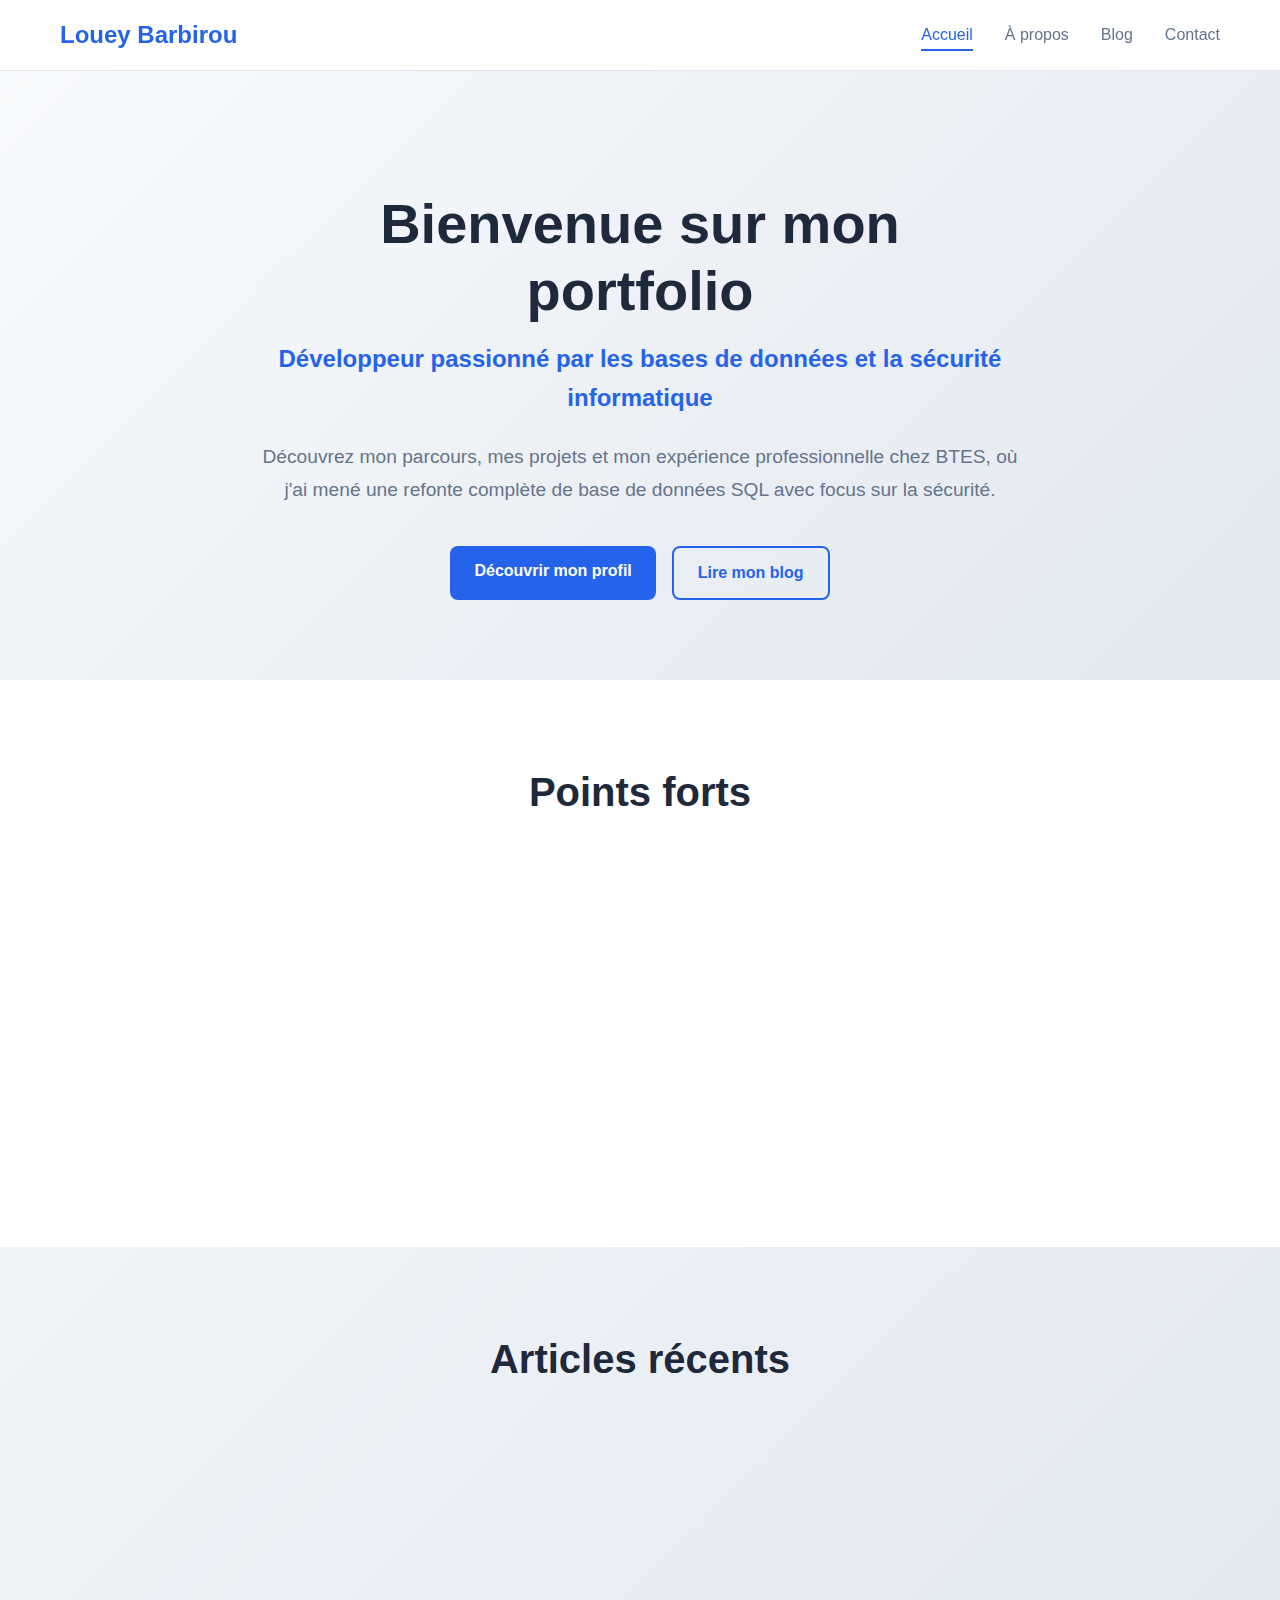
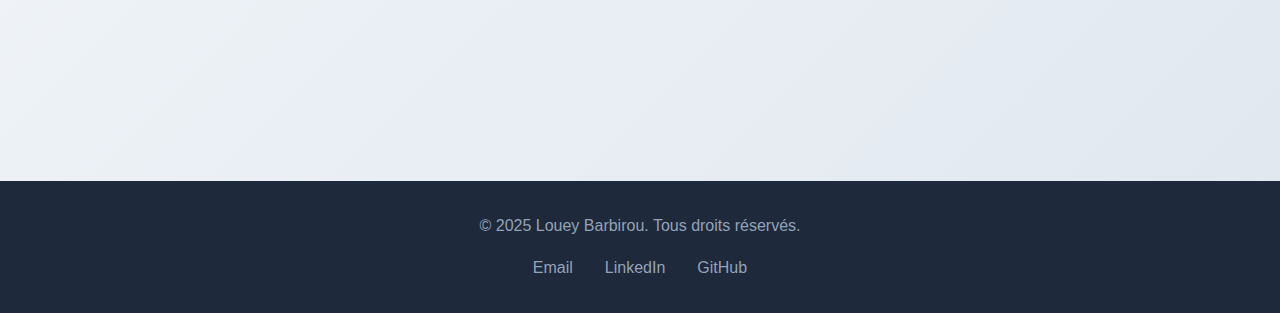
<file: index.html>
<!DOCTYPE html>
<html lang="fr">
<head>
    <meta charset="UTF-8">
    <meta name="viewport" content="width=device-width, initial-scale=1.0">
    <title>Louey Barbirou - Portfolio & Blog</title>
    <meta name="description" content="Portfolio professionnel et blog de Louey Barbirou - Développeur passionné par les bases de données et la sécurité informatique">
    <link rel="stylesheet" href="styles.css">
</head>
<body>
    <nav class="navbar">
        <div class="nav-container">
            <div class="nav-logo">
                <h2>Louey Barbirou</h2>
            </div>
            <ul class="nav-menu">
                <li><a href="index.html" class="nav-link active">Accueil</a></li>
                <li><a href="about.html" class="nav-link">À propos</a></li>
                <li><a href="blog.html" class="nav-link">Blog</a></li>
                <li><a href="contact.html" class="nav-link">Contact</a></li>
            </ul>
            <div class="hamburger">
                <span></span>
                <span></span>
                <span></span>
            </div>
        </div>
    </nav>

    <main>
        <section class="hero">
            <div class="hero-content">
                <h1>Bienvenue sur mon portfolio</h1>
                <p class="hero-subtitle">Développeur passionné par les bases de données et la sécurité informatique</p>
                <p class="hero-description">
                    Découvrez mon parcours, mes projets et mon expérience professionnelle chez BTES, 
                    où j'ai mené une refonte complète de base de données SQL avec focus sur la sécurité.
                </p>
                <div class="hero-buttons">
                    <a href="about.html" class="btn btn-primary">Découvrir mon profil</a>
                    <a href="blog.html" class="btn btn-secondary">Lire mon blog</a>
                </div>
            </div>
        </section>

        <section class="highlights">
            <div class="container">
                <h2>Points forts</h2>
                <div class="highlights-grid">
                    <div class="highlight-card">
                        <div class="highlight-icon">🎯</div>
                        <h3>Expertise SQL</h3>
                        <p>Refonte complète de bases de données avec optimisation des performances et sécurisation des accès</p>
                    </div>
                    <div class="highlight-card">
                        <div class="highlight-icon">🔒</div>
                        <h3>Sécurité</h3>
                        <p>Identification et correction de failles de sécurité, mise en place de bonnes pratiques</p>
                    </div>
                    <div class="highlight-card">
                        <div class="highlight-icon">🚀</div>
                        <h3>Innovation</h3>
                        <p>Modernisation d'architectures client/serveur et amélioration de la fiabilité des systèmes</p>
                    </div>
                </div>
            </div>
        </section>

        <section class="recent-posts">
            <div class="container">
                <h2>Articles récents</h2>
                <div class="posts-grid">
                    <article class="post-card">
                        <h3><a href="article1.html">Mon intégration chez BTES</a></h3>
                        <p class="post-date">Découverte de l'entreprise et premiers pas</p>
                        <p>Mon arrivée au Bureau Tunisien d'Études et de Sciences et la découverte de mon environnement de travail...</p>
                    </article>
                    <article class="post-card">
                        <h3><a href="article2.html">Difficultés rencontrées et solutions</a></h3>
                        <p class="post-date">Défis techniques et méthodologiques</p>
                        <p>Les problématiques de sécurité et de modernisation que j'ai dû résoudre lors de la refonte...</p>
                    </article>
                    <article class="post-card">
                        <h3><a href="article3.html">Aspect technique du projet</a></h3>
                        <p class="post-date">Architecture et bonnes pratiques</p>
                        <p>Détails techniques sur la refonte SQL, l'architecture client/serveur et les mesures de sécurité...</p>
                    </article>
                </div>
            </div>
        </section>
    </main>

    <footer>
        <div class="container">
            <p>&copy; 2025 Louey Barbirou. Tous droits réservés.</p>
            <div class="footer-links">
                <a href="mailto:Loueybarbirou12@gmail.com">Email</a>
                <a href="https://linkedin.com/in/louey-barbirou-2b97a828b" target="_blank">LinkedIn</a>
                <a href="https://github.com/baluva" target="_blank">GitHub</a>
            </div>
        </div>
    </footer>

    <script src="script.js"></script>
</body>
</html>
</file>
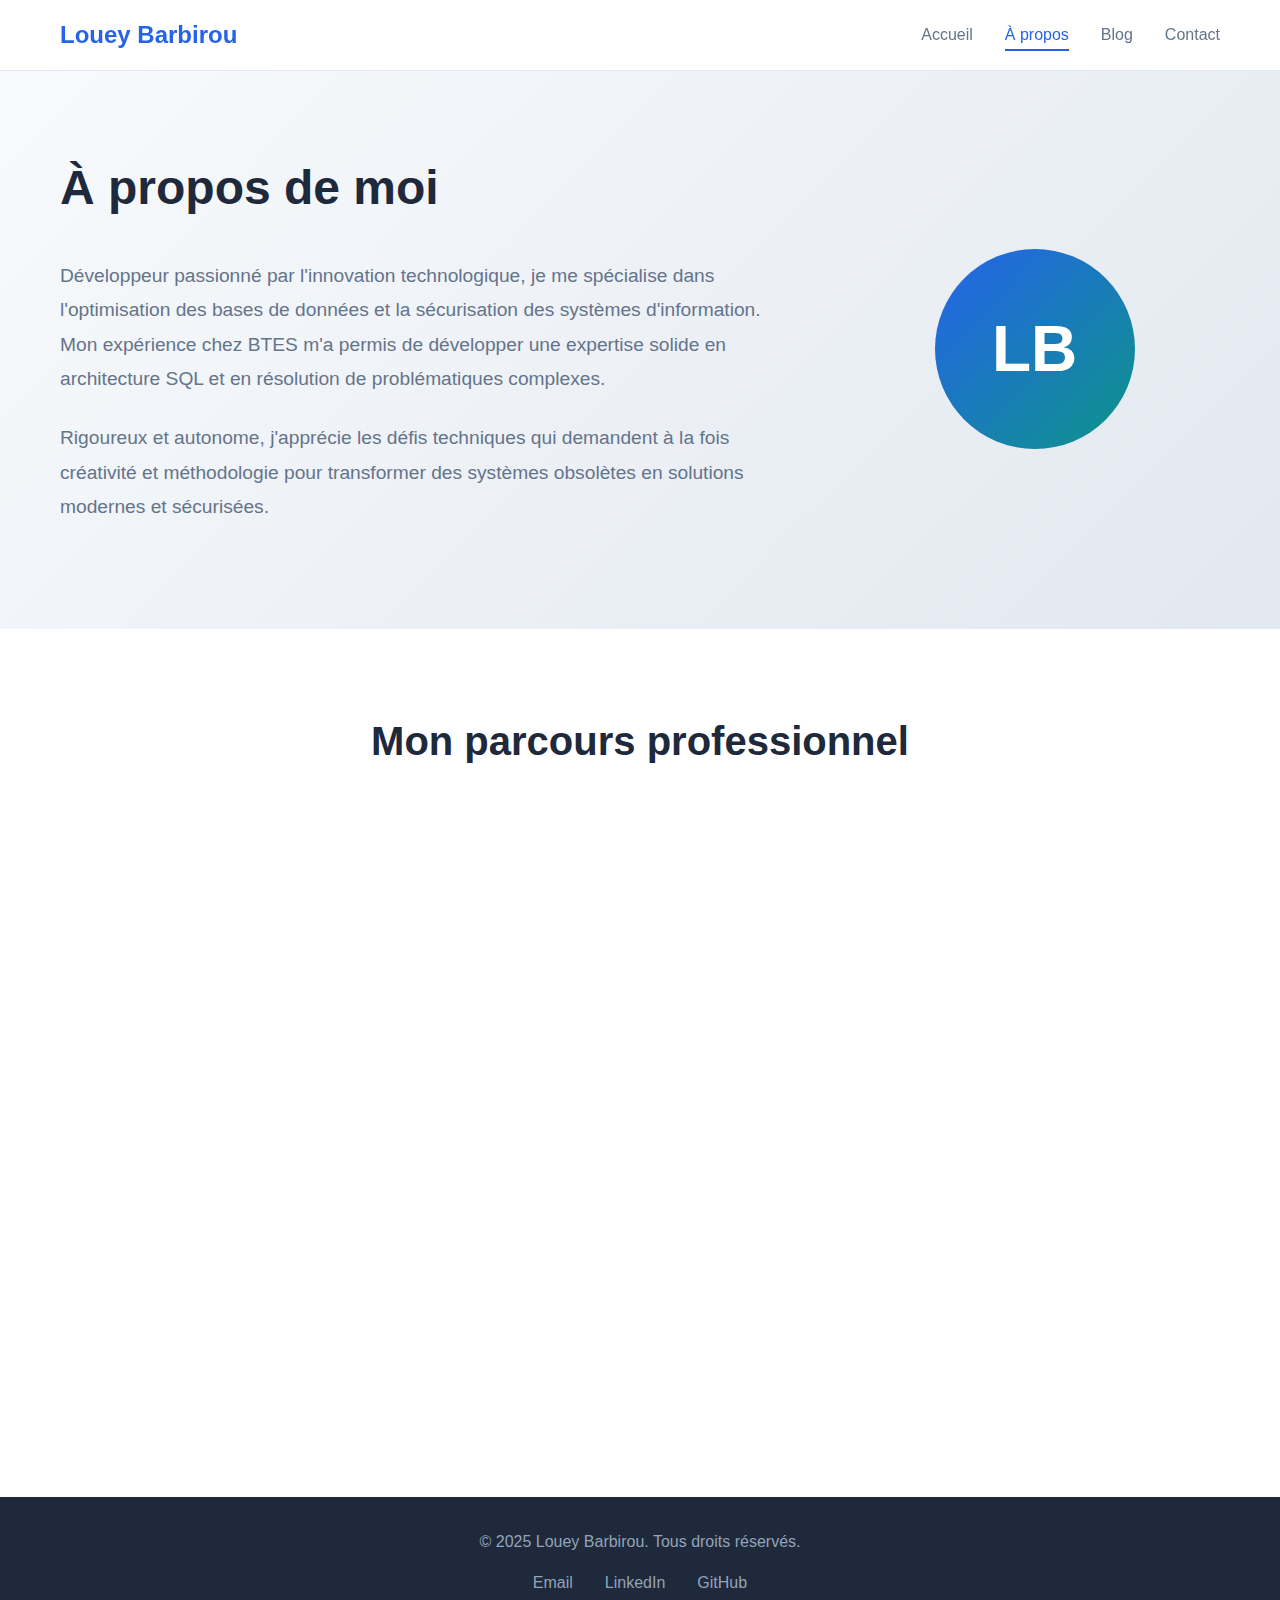
<file: about.html>
<!DOCTYPE html>
<html lang="fr">
<head>
    <meta charset="UTF-8">
    <meta name="viewport" content="width=device-width, initial-scale=1.0">
    <title>À propos - Louey Barbirou</title>
    <meta name="description" content="Découvrez le profil professionnel de Louey Barbirou, développeur spécialisé en bases de données et sécurité informatique">
    <link rel="stylesheet" href="styles.css">
</head>
<body>
    <nav class="navbar">
        <div class="nav-container">
            <div class="nav-logo">
                <h2>Louey Barbirou</h2>
            </div>
            <ul class="nav-menu">
                <li><a href="index.html" class="nav-link">Accueil</a></li>
                <li><a href="about.html" class="nav-link active">À propos</a></li>
                <li><a href="blog.html" class="nav-link">Blog</a></li>
                <li><a href="contact.html" class="nav-link">Contact</a></li>
            </ul>
            <div class="hamburger">
                <span></span>
                <span></span>
                <span></span>
            </div>
        </div>
    </nav>

    <main class="about-main">
        <section class="about-hero">
            <div class="container">
                <div class="about-content">
                    <div class="about-text">
                        <h1>À propos de moi</h1>
                        <p class="intro-text">
                            Développeur passionné par l'innovation technologique, je me spécialise dans 
                            l'optimisation des bases de données et la sécurisation des systèmes d'information. 
                            Mon expérience chez BTES m'a permis de développer une expertise solide en 
                            architecture SQL et en résolution de problématiques complexes.
                        </p>
                        <p class="intro-text">
                            Rigoureux et autonome, j'apprécie les défis techniques qui demandent à la fois 
                            créativité et méthodologie pour transformer des systèmes obsolètes en solutions 
                            modernes et sécurisées.
                        </p>
                    </div>
                    <div class="about-image">
                        <div class="profile-placeholder">
                            <div class="profile-icon">LB</div>
                        </div>
                    </div>
                </div>
            </div>
        </section>

        <section class="cv-section">
            <div class="container">
                <h2>Mon parcours professionnel</h2>
                
                <div class="cv-grid">
                    <div class="cv-card">
                        <h3>Expérience professionnelle</h3>
                        <div class="experience-item">
                            <h4>Stagiaire Développeur - BTES</h4>
                            <p class="period">2024 • 2 mois (5h/jour)</p>
                            <ul>
                                <li>Refonte complète de la base de données SQL côté client et serveur</li>
                                <li>Identification et correction de failles de sécurité</li>
                                <li>Modernisation de l'architecture existante</li>
                                <li>Mise en place de bonnes pratiques de sécurité</li>
                            </ul>
                        </div>
                    </div>

                    <div class="cv-card">
                        <h3>Compétences techniques</h3>
                        <div class="skills-grid">
                            <div class="skill-category">
                                <h4>Bases de données</h4>
                                <div class="skills-list">
                                    <span class="skill-tag">SQL avancé</span>
                                    <span class="skill-tag">Architecture BDD</span>
                                    <span class="skill-tag">Optimisation</span>
                                    <span class="skill-tag">Migration</span>
                                </div>
                            </div>
                            <div class="skill-category">
                                <h4>Sécurité</h4>
                                <div class="skills-list">
                                    <span class="skill-tag">Audit sécurité</span>
                                    <span class="skill-tag">Correction failles</span>
                                    <span class="skill-tag">Bonnes pratiques</span>
                                </div>
                            </div>
                            <div class="skill-category">
                                <h4>Développement</h4>
                                <div class="skills-list">
                                    <span class="skill-tag">Client/Serveur</span>
                                    <span class="skill-tag">HTML/CSS/JS</span>
                                    <span class="skill-tag">Architecture web</span>
                                </div>
                            </div>
                        </div>
                    </div>

                    <div class="cv-card">
                        <h3>Qualités professionnelles</h3>
                        <ul class="qualities-list">
                            <li><strong>Autonomie :</strong> Capacité à mener des projets complexes de manière indépendante</li>
                            <li><strong>Rigueur :</strong> Attention particulière aux détails et à la qualité du code</li>
                            <li><strong>Adaptabilité :</strong> Facilité d'intégration dans de nouveaux environnements</li>
                            <li><strong>Problem-solving :</strong> Approche méthodique pour résoudre les problématiques techniques</li>
                        </ul>
                    </div>
                </div>
                </div>
            </div>
        </section>
    </main>

    <footer>
        <div class="container">
            <p>&copy; 2025 Louey Barbirou. Tous droits réservés.</p>
            <div class="footer-links">
                <a href="mailto:Loueybarbirou12@gmail.com">Email</a>
                <a href="https://linkedin.com/in/louey-barbirou-2b97a828b" target="_blank">LinkedIn</a>
                <a href="https://github.com/baluva" target="_blank">GitHub</a>
            </div>
        </div>
    </footer>

    <script src="script.js"></script>
</body>
</html>
</file>
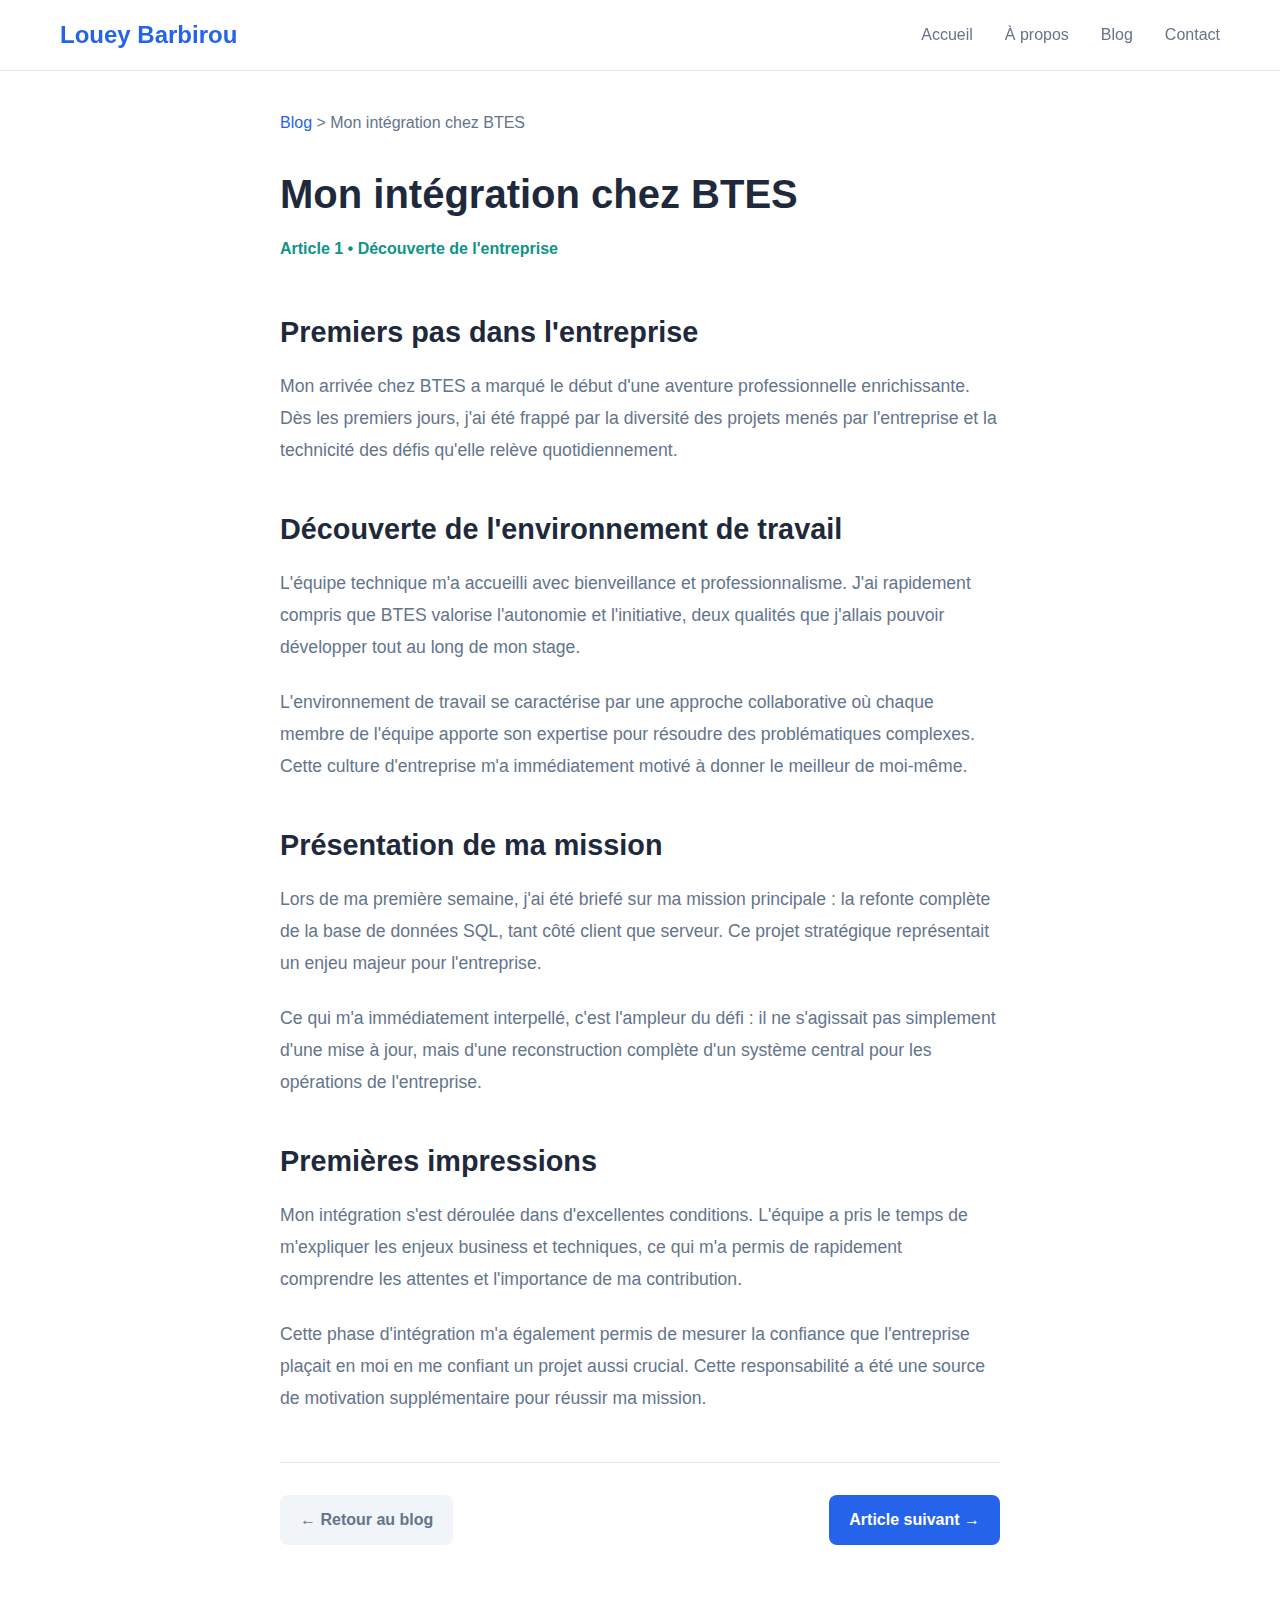
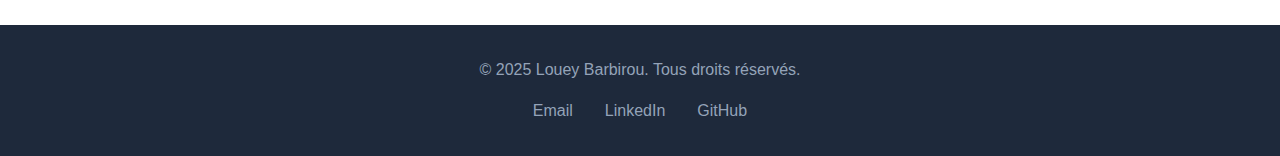
<file: article1.html>
<!DOCTYPE html>
<html lang="fr">
<head>
    <meta charset="UTF-8">
    <meta name="viewport" content="width=device-width, initial-scale=1.0">
    <title>Mon intégration chez BTES - Louey Barbirou</title>
    <meta name="description" content="Retour sur mon intégration chez BTES et mes premiers pas dans l'entreprise">
    <link rel="stylesheet" href="styles.css">
</head>
<body>
    <nav class="navbar">
        <div class="nav-container">
            <div class="nav-logo">
                <h2>Louey Barbirou</h2>
            </div>
            <ul class="nav-menu">
                <li><a href="index.html" class="nav-link">Accueil</a></li>
                <li><a href="about.html" class="nav-link">À propos</a></li>
                <li><a href="blog.html" class="nav-link">Blog</a></li>
                <li><a href="contact.html" class="nav-link">Contact</a></li>
            </ul>
            <div class="hamburger">
                <span></span>
                <span></span>
                <span></span>
            </div>
        </div>
    </nav>

    <main class="article-main">
        <article class="article-content">
            <div class="container">
                <header class="article-header">
                    <nav class="breadcrumb">
                        <a href="blog.html">Blog</a> > <span>Mon intégration chez BTES</span>
                    </nav>
                    <h1>Mon intégration chez BTES</h1>
                    <p class="article-meta">Article 1 • Découverte de l'entreprise</p>
                </header>

                <div class="article-body">
                    <h2>Premiers pas dans l'entreprise</h2>
                    <p>
                        Mon arrivée chez BTES a marqué le début d'une aventure professionnelle enrichissante. 
                        Dès les premiers jours, j'ai été frappé par la diversité des projets menés par 
                        l'entreprise et la technicité des défis qu'elle relève quotidiennement.
                    </p>

                    <h2>Découverte de l'environnement de travail</h2>
                    <p>
                        L'équipe technique m'a accueilli avec bienveillance et professionnalisme. 
                        J'ai rapidement compris que BTES valorise l'autonomie et l'initiative, deux qualités 
                        que j'allais pouvoir développer tout au long de mon stage.
                    </p>
                    <p>
                        L'environnement de travail se caractérise par une approche collaborative où 
                        chaque membre de l'équipe apporte son expertise pour résoudre des problématiques 
                        complexes. Cette culture d'entreprise m'a immédiatement motivé à donner le meilleur 
                        de moi-même.
                    </p>

                    <h2>Présentation de ma mission</h2>
                    <p>
                        Lors de ma première semaine, j'ai été briefé sur ma mission principale : 
                        la refonte complète de la base de données SQL, tant côté client que serveur. 
                        Ce projet stratégique représentait un enjeu majeur pour l'entreprise.
                    </p>
                    <p>
                        Ce qui m'a immédiatement interpellé, c'est l'ampleur du défi : il ne s'agissait 
                        pas simplement d'une mise à jour, mais d'une reconstruction complète d'un système 
                        central pour les opérations de l'entreprise.
                    </p>

                    <h2>Premières impressions</h2>
                    <p>
                        Mon intégration s'est déroulée dans d'excellentes conditions. L'équipe a pris 
                        le temps de m'expliquer les enjeux business et techniques, ce qui m'a permis 
                        de rapidement comprendre les attentes et l'importance de ma contribution.
                    </p>
                    <p>
                        Cette phase d'intégration m'a également permis de mesurer la confiance que 
                        l'entreprise plaçait en moi en me confiant un projet aussi crucial. 
                        Cette responsabilité a été une source de motivation supplémentaire pour 
                        réussir ma mission.
                    </p>

                    <div class="article-navigation">
                        <a href="blog.html" class="nav-btn nav-back">← Retour au blog</a>
                        <a href="article2.html" class="nav-btn nav-next">Article suivant →</a>
                    </div>
                </div>
            </div>
        </article>
    </main>

    <footer>
        <div class="container">
            <p>&copy; 2025 Louey Barbirou. Tous droits réservés.</p>
            <div class="footer-links">
                <a href="mailto:Loueybarbirou12@gmail.com">Email</a>
                <a href="https://linkedin.com/in/louey-barbirou-2b97a828b" target="_blank">LinkedIn</a>
                <a href="https://github.com/baluva" target="_blank">GitHub</a>
            </div>
        </div>
    </footer>

    <script src="script.js"></script>
</body>
</html>
</file>
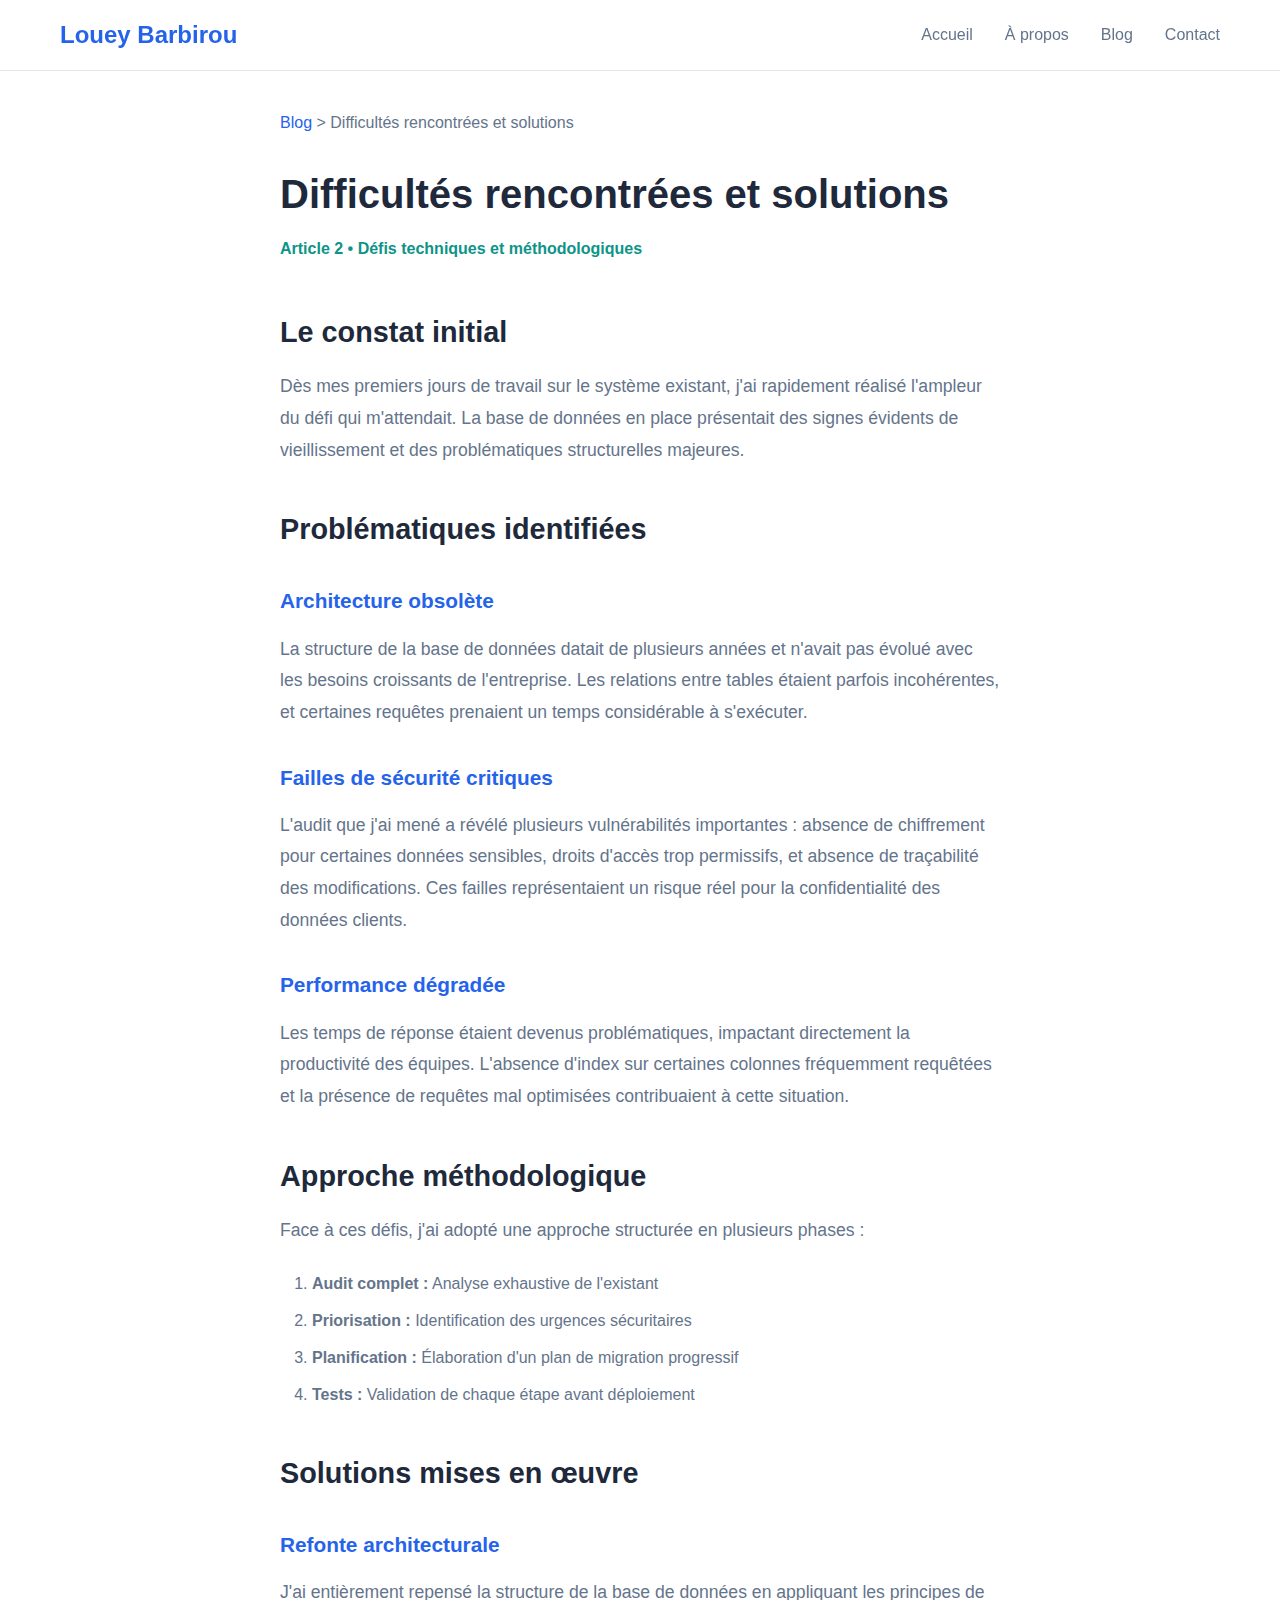
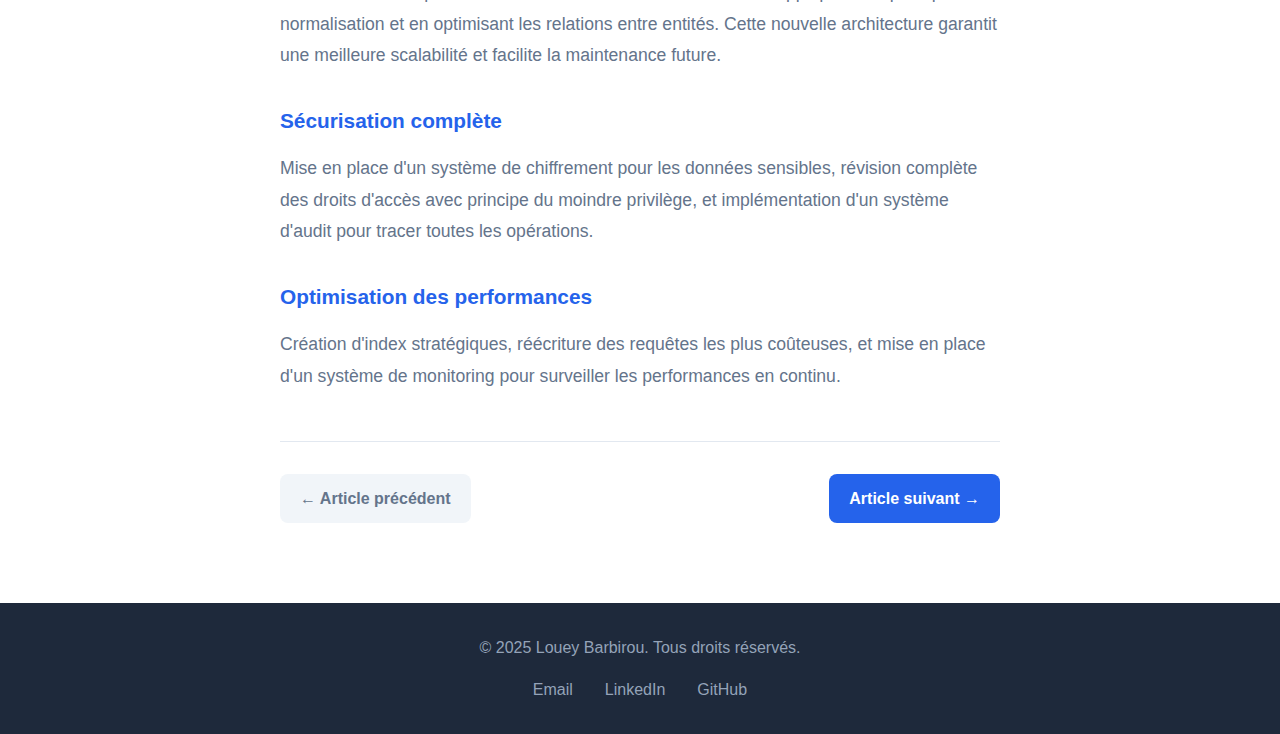
<file: article2.html>
<!DOCTYPE html>
<html lang="fr">
<head>
    <meta charset="UTF-8">
    <meta name="viewport" content="width=device-width, initial-scale=1.0">
    <title>Difficultés rencontrées et solutions - Louey Barbirou</title>
    <meta name="description" content="Les défis techniques et les solutions apportées lors de la refonte de la base de données BTES">
    <link rel="stylesheet" href="styles.css">
</head>
<body>
    <nav class="navbar">
        <div class="nav-container">
            <div class="nav-logo">
                <h2>Louey Barbirou</h2>
            </div>
            <ul class="nav-menu">
                <li><a href="index.html" class="nav-link">Accueil</a></li>
                <li><a href="about.html" class="nav-link">À propos</a></li>
                <li><a href="blog.html" class="nav-link">Blog</a></li>
                <li><a href="contact.html" class="nav-link">Contact</a></li>
            </ul>
            <div class="hamburger">
                <span></span>
                <span></span>
                <span></span>
            </div>
        </div>
    </nav>

    <main class="article-main">
        <article class="article-content">
            <div class="container">
                <header class="article-header">
                    <nav class="breadcrumb">
                        <a href="blog.html">Blog</a> > <span>Difficultés rencontrées et solutions</span>
                    </nav>
                    <h1>Difficultés rencontrées et solutions</h1>
                    <p class="article-meta">Article 2 • Défis techniques et méthodologiques</p>
                </header>

                <div class="article-body">
                    <h2>Le constat initial</h2>
                    <p>
                        Dès mes premiers jours de travail sur le système existant, j'ai rapidement 
                        réalisé l'ampleur du défi qui m'attendait. La base de données en place 
                        présentait des signes évidents de vieillissement et des problématiques 
                        structurelles majeures.
                    </p>

                    <h2>Problématiques identifiées</h2>
                    
                    <h3>Architecture obsolète</h3>
                    <p>
                        La structure de la base de données datait de plusieurs années et n'avait pas 
                        évolué avec les besoins croissants de l'entreprise. Les relations entre 
                        tables étaient parfois incohérentes, et certaines requêtes prenaient un 
                        temps considérable à s'exécuter.
                    </p>

                    <h3>Failles de sécurité critiques</h3>
                    <p>
                        L'audit que j'ai mené a révélé plusieurs vulnérabilités importantes : 
                        absence de chiffrement pour certaines données sensibles, droits d'accès 
                        trop permissifs, et absence de traçabilité des modifications. Ces failles 
                        représentaient un risque réel pour la confidentialité des données clients.
                    </p>

                    <h3>Performance dégradée</h3>
                    <p>
                        Les temps de réponse étaient devenus problématiques, impactant directement 
                        la productivité des équipes. L'absence d'index sur certaines colonnes 
                        fréquemment requêtées et la présence de requêtes mal optimisées 
                        contribuaient à cette situation.
                    </p>

                    <h2>Approche méthodologique</h2>
                    <p>
                        Face à ces défis, j'ai adopté une approche structurée en plusieurs phases :
                    </p>
                    <ol>
                        <li><strong>Audit complet :</strong> Analyse exhaustive de l'existant</li>
                        <li><strong>Priorisation :</strong> Identification des urgences sécuritaires</li>
                        <li><strong>Planification :</strong> Élaboration d'un plan de migration progressif</li>
                        <li><strong>Tests :</strong> Validation de chaque étape avant déploiement</li>
                    </ol>

                    <h2>Solutions mises en œuvre</h2>
                    
                    <h3>Refonte architecturale</h3>
                    <p>
                        J'ai entièrement repensé la structure de la base de données en appliquant 
                        les principes de normalisation et en optimisant les relations entre entités. 
                        Cette nouvelle architecture garantit une meilleure scalabilité et facilite 
                        la maintenance future.
                    </p>

                    <h3>Sécurisation complète</h3>
                    <p>
                        Mise en place d'un système de chiffrement pour les données sensibles, 
                        révision complète des droits d'accès avec principe du moindre privilège, 
                        et implémentation d'un système d'audit pour tracer toutes les opérations.
                    </p>

                    <h3>Optimisation des performances</h3>
                    <p>
                        Création d'index stratégiques, réécriture des requêtes les plus coûteuses, 
                        et mise en place d'un système de monitoring pour surveiller les performances 
                        en continu.
                    </p>

                    <div class="article-navigation">
                        <a href="article1.html" class="nav-btn nav-back">← Article précédent</a>
                        <a href="article3.html" class="nav-btn nav-next">Article suivant →</a>
                    </div>
                </div>
            </div>
        </article>
    </main>

    <footer>
        <div class="container">
            <p>&copy; 2025 Louey Barbirou. Tous droits réservés.</p>
            <div class="footer-links">
                <a href="mailto:Loueybarbirou12@gmail.com">Email</a>
                <a href="https://linkedin.com/in/louey-barbirou-2b97a828b" target="_blank">LinkedIn</a>
                <a href="https://github.com/baluva" target="_blank">GitHub</a>
            </div>
        </div>
    </footer>

    <script src="script.js"></script>
</body>
</html>
</file>
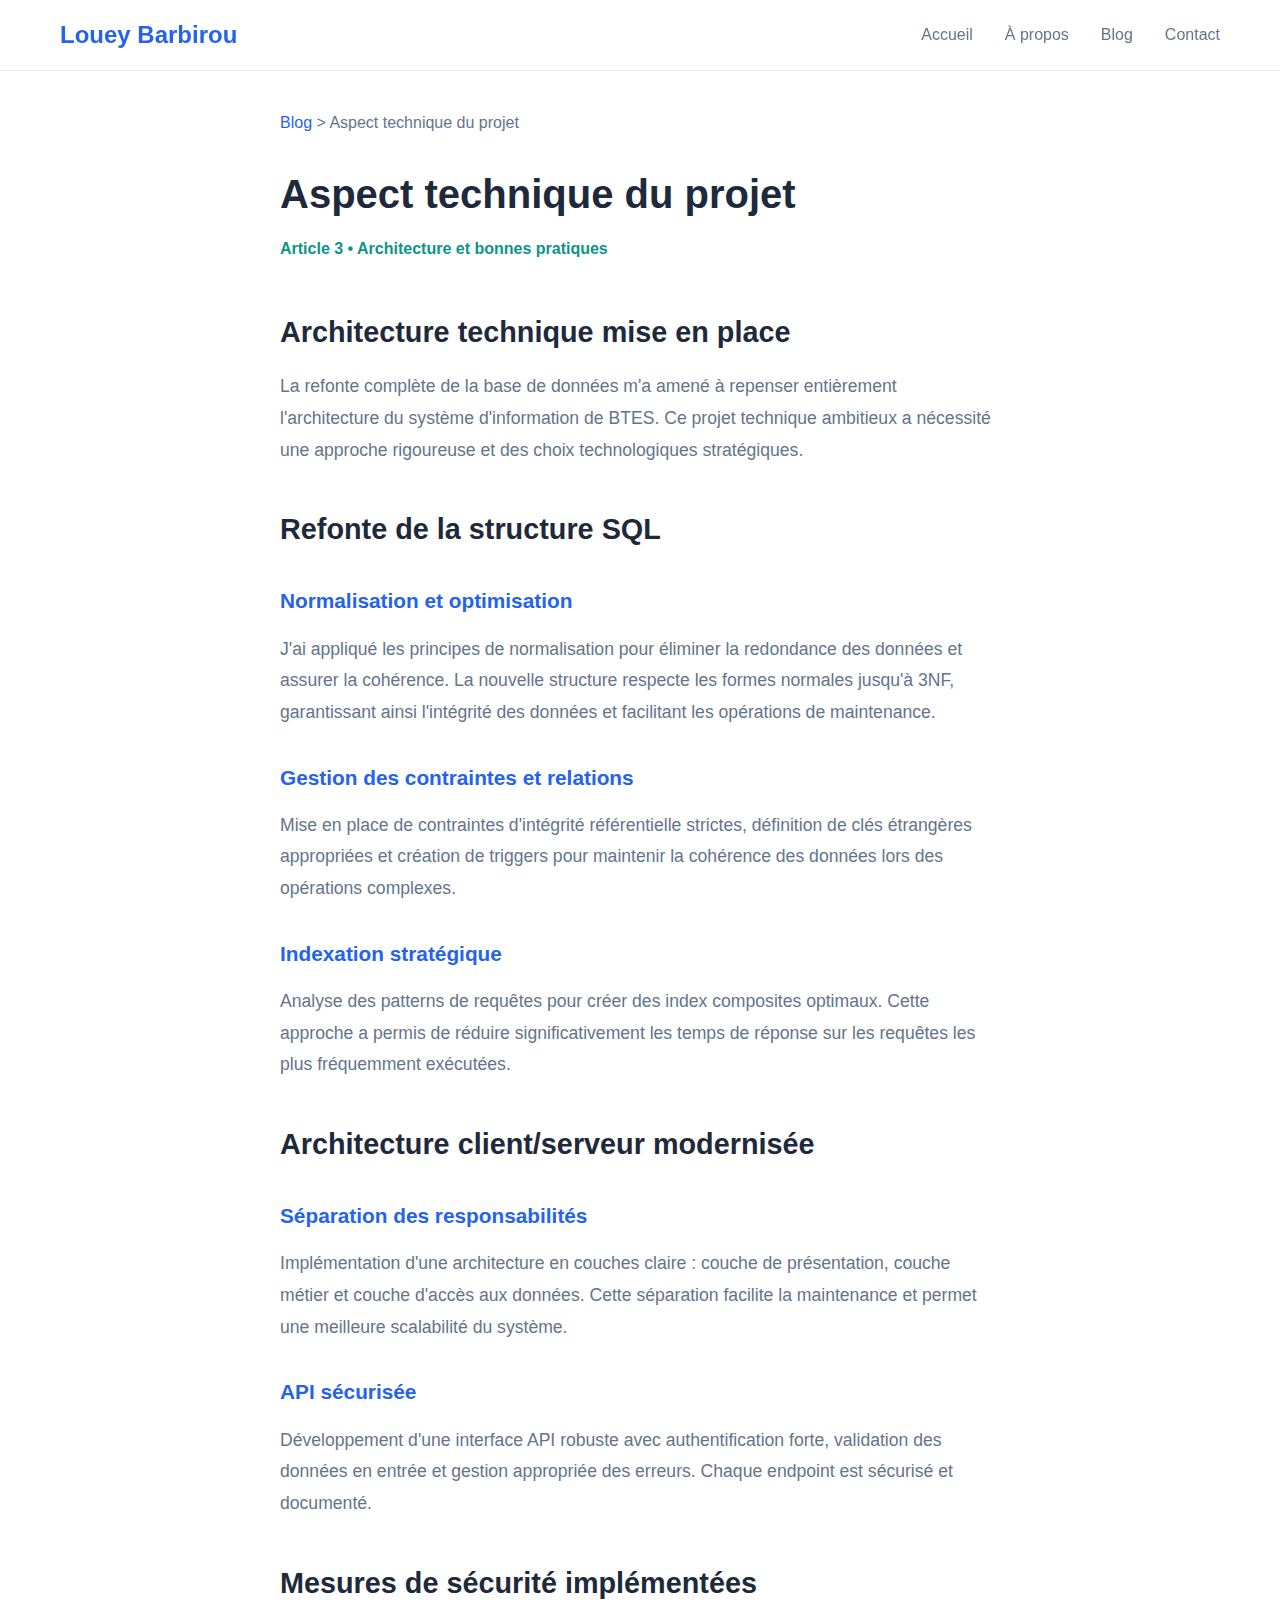
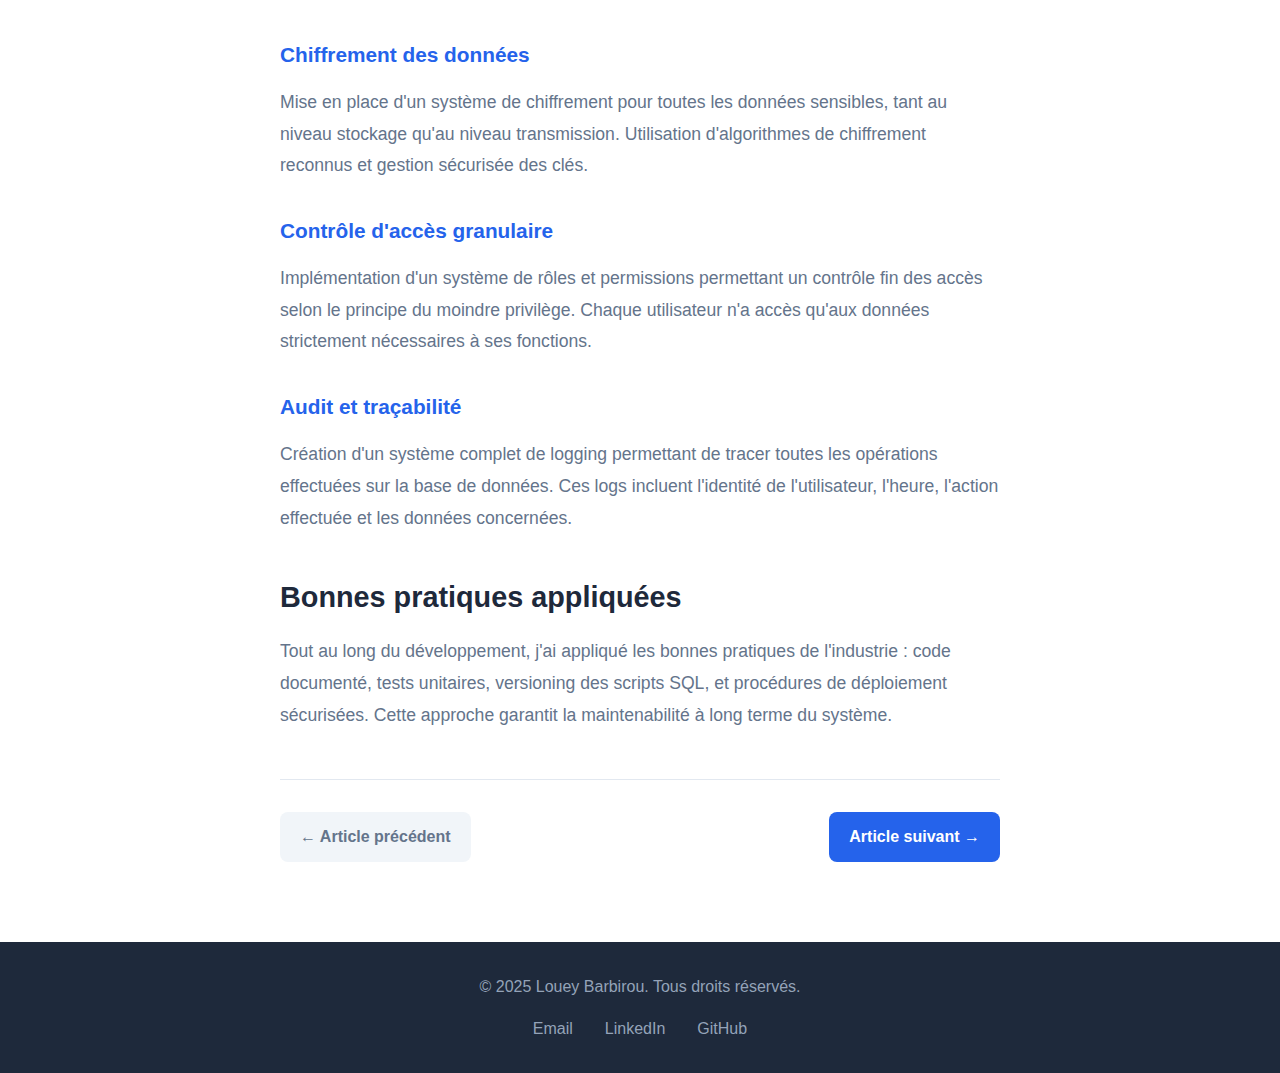
<file: article3.html>
<!DOCTYPE html>
<html lang="fr">
<head>
    <meta charset="UTF-8">
    <meta name="viewport" content="width=device-width, initial-scale=1.0">
    <title>Aspect technique du projet - Louey Barbirou</title>
    <meta name="description" content="Détails techniques sur la refonte SQL et l'architecture client/serveur mise en place">
    <link rel="stylesheet" href="styles.css">
</head>
<body>
    <nav class="navbar">
        <div class="nav-container">
            <div class="nav-logo">
                <h2>Louey Barbirou</h2>
            </div>
            <ul class="nav-menu">
                <li><a href="index.html" class="nav-link">Accueil</a></li>
                <li><a href="about.html" class="nav-link">À propos</a></li>
                <li><a href="blog.html" class="nav-link">Blog</a></li>
                <li><a href="contact.html" class="nav-link">Contact</a></li>
            </ul>
            <div class="hamburger">
                <span></span>
                <span></span>
                <span></span>
            </div>
        </div>
    </nav>

    <main class="article-main">
        <article class="article-content">
            <div class="container">
                <header class="article-header">
                    <nav class="breadcrumb">
                        <a href="blog.html">Blog</a> > <span>Aspect technique du projet</span>
                    </nav>
                    <h1>Aspect technique du projet</h1>
                    <p class="article-meta">Article 3 • Architecture et bonnes pratiques</p>
                </header>

                <div class="article-body">
                    <h2>Architecture technique mise en place</h2>
                    <p>
                        La refonte complète de la base de données m'a amené à repenser entièrement 
                        l'architecture du système d'information de BTES. Ce projet technique 
                        ambitieux a nécessité une approche rigoureuse et des choix technologiques 
                        stratégiques.
                    </p>

                    <h2>Refonte de la structure SQL</h2>
                    
                    <h3>Normalisation et optimisation</h3>
                    <p>
                        J'ai appliqué les principes de normalisation pour éliminer la redondance 
                        des données et assurer la cohérence. La nouvelle structure respecte les 
                        formes normales jusqu'à 3NF, garantissant ainsi l'intégrité des données 
                        et facilitant les opérations de maintenance.
                    </p>

                    <h3>Gestion des contraintes et relations</h3>
                    <p>
                        Mise en place de contraintes d'intégrité référentielle strictes, 
                        définition de clés étrangères appropriées et création de triggers 
                        pour maintenir la cohérence des données lors des opérations complexes.
                    </p>

                    <h3>Indexation stratégique</h3>
                    <p>
                        Analyse des patterns de requêtes pour créer des index composites optimaux. 
                        Cette approche a permis de réduire significativement les temps de réponse 
                        sur les requêtes les plus fréquemment exécutées.
                    </p>

                    <h2>Architecture client/serveur modernisée</h2>
                    
                    <h3>Séparation des responsabilités</h3>
                    <p>
                        Implémentation d'une architecture en couches claire : couche de présentation, 
                        couche métier et couche d'accès aux données. Cette séparation facilite 
                        la maintenance et permet une meilleure scalabilité du système.
                    </p>

                    <h3>API sécurisée</h3>
                    <p>
                        Développement d'une interface API robuste avec authentification forte, 
                        validation des données en entrée et gestion appropriée des erreurs. 
                        Chaque endpoint est sécurisé et documenté.
                    </p>

                    <h2>Mesures de sécurité implémentées</h2>
                    
                    <h3>Chiffrement des données</h3>
                    <p>
                        Mise en place d'un système de chiffrement pour toutes les données sensibles, 
                        tant au niveau stockage qu'au niveau transmission. Utilisation d'algorithmes 
                        de chiffrement reconnus et gestion sécurisée des clés.
                    </p>

                    <h3>Contrôle d'accès granulaire</h3>
                    <p>
                        Implémentation d'un système de rôles et permissions permettant un contrôle 
                        fin des accès selon le principe du moindre privilège. Chaque utilisateur 
                        n'a accès qu'aux données strictement nécessaires à ses fonctions.
                    </p>

                    <h3>Audit et traçabilité</h3>
                    <p>
                        Création d'un système complet de logging permettant de tracer toutes les 
                        opérations effectuées sur la base de données. Ces logs incluent l'identité 
                        de l'utilisateur, l'heure, l'action effectuée et les données concernées.
                    </p>

                    <h2>Bonnes pratiques appliquées</h2>
                    <p>
                        Tout au long du développement, j'ai appliqué les bonnes pratiques de 
                        l'industrie : code documenté, tests unitaires, versioning des scripts SQL, 
                        et procédures de déploiement sécurisées. Cette approche garantit la 
                        maintenabilité à long terme du système.
                    </p>

                    <div class="article-navigation">
                        <a href="article2.html" class="nav-btn nav-back">← Article précédent</a>
                        <a href="article4.html" class="nav-btn nav-next">Article suivant →</a>
                    </div>
                </div>
            </div>
        </article>
    </main>

    <footer>
        <div class="container">
            <p>&copy; 2025 Louey Barbirou. Tous droits réservés.</p>
            <div class="footer-links">
                <a href="mailto:Loueybarbirou12@gmail.com">Email</a>
                <a href="https://linkedin.com/in/louey-barbirou-2b97a828b" target="_blank">LinkedIn</a>
                <a href="https://github.com/baluva" target="_blank">GitHub</a>
            </div>
        </div>
    </footer>

    <script src="script.js"></script>
</body>
</html>
</file>
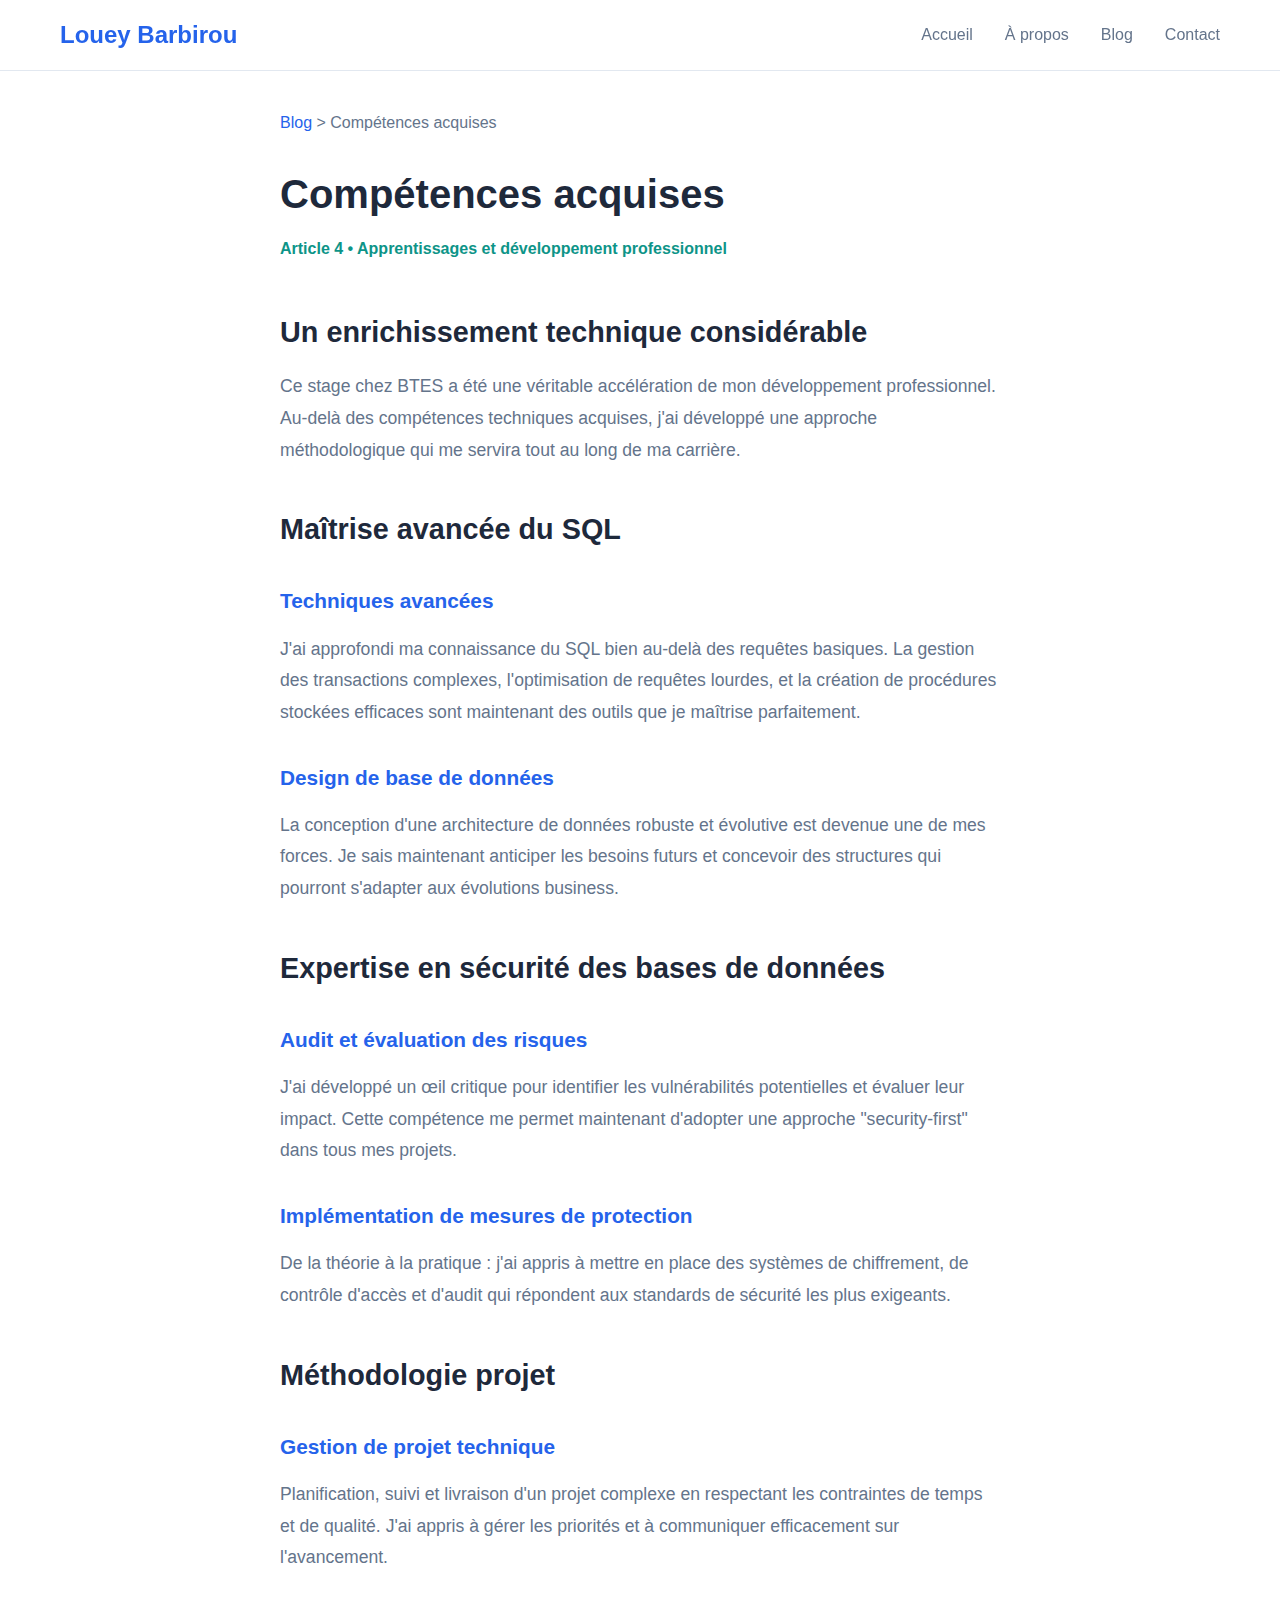
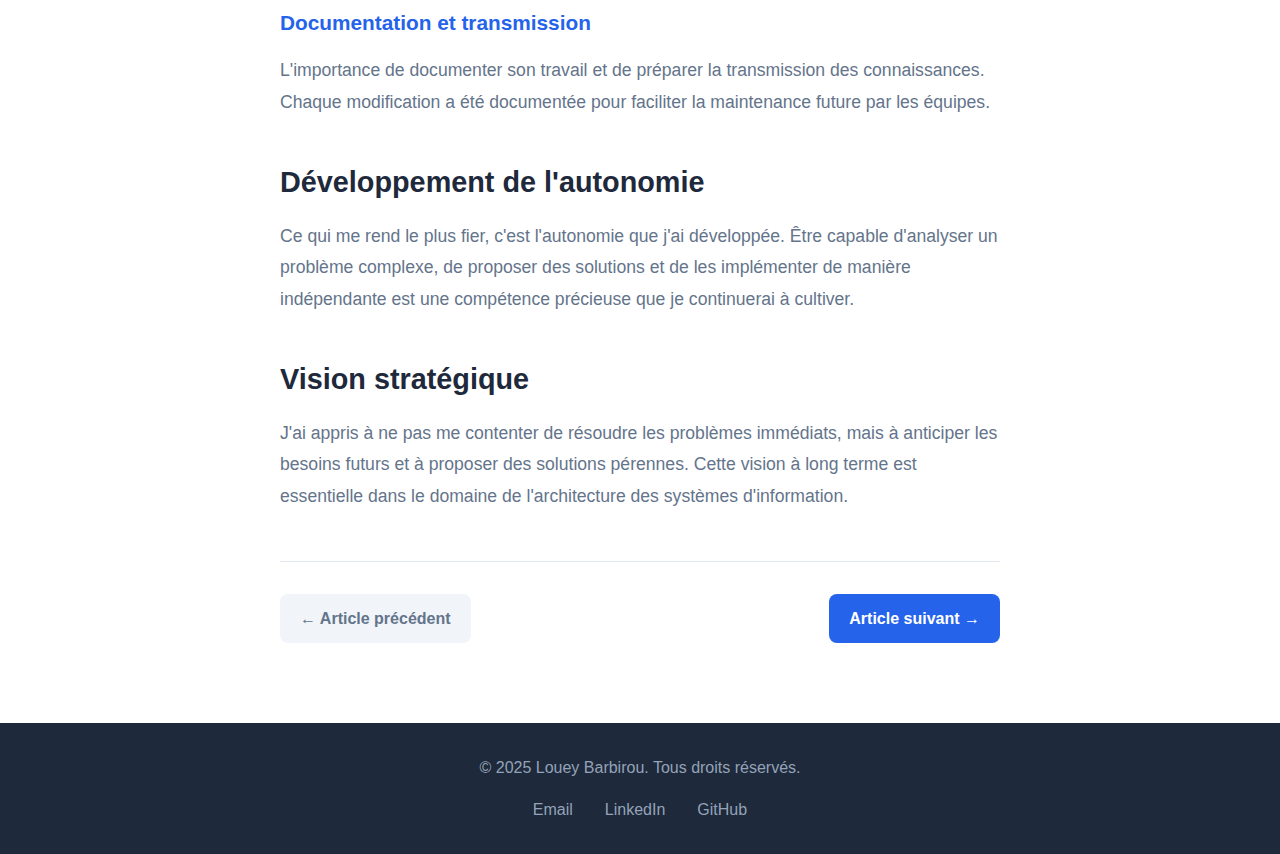
<file: article4.html>
<!DOCTYPE html>
<html lang="fr">
<head>
    <meta charset="UTF-8">
    <meta name="viewport" content="width=device-width, initial-scale=1.0">
    <title>Compétences acquises - Louey Barbirou</title>
    <meta name="description" content="Bilan des apprentissages et compétences développées durant le stage BTES">
    <link rel="stylesheet" href="styles.css">
</head>
<body>
    <nav class="navbar">
        <div class="nav-container">
            <div class="nav-logo">
                <h2>Louey Barbirou</h2>
            </div>
            <ul class="nav-menu">
                <li><a href="index.html" class="nav-link">Accueil</a></li>
                <li><a href="about.html" class="nav-link">À propos</a></li>
                <li><a href="blog.html" class="nav-link">Blog</a></li>
                <li><a href="contact.html" class="nav-link">Contact</a></li>
            </ul>
            <div class="hamburger">
                <span></span>
                <span></span>
                <span></span>
            </div>
        </div>
    </nav>

    <main class="article-main">
        <article class="article-content">
            <div class="container">
                <header class="article-header">
                    <nav class="breadcrumb">
                        <a href="blog.html">Blog</a> > <span>Compétences acquises</span>
                    </nav>
                    <h1>Compétences acquises</h1>
                    <p class="article-meta">Article 4 • Apprentissages et développement professionnel</p>
                </header>

                <div class="article-body">
                    <h2>Un enrichissement technique considérable</h2>
                    <p>
                        Ce stage chez BTES a été une véritable accélération de mon développement 
                        professionnel. Au-delà des compétences techniques acquises, j'ai développé 
                        une approche méthodologique qui me servira tout au long de ma carrière.
                    </p>

                    <h2>Maîtrise avancée du SQL</h2>
                    
                    <h3>Techniques avancées</h3>
                    <p>
                        J'ai approfondi ma connaissance du SQL bien au-delà des requêtes basiques. 
                        La gestion des transactions complexes, l'optimisation de requêtes lourdes, 
                        et la création de procédures stockées efficaces sont maintenant des outils 
                        que je maîtrise parfaitement.
                    </p>

                    <h3>Design de base de données</h3>
                    <p>
                        La conception d'une architecture de données robuste et évolutive est 
                        devenue une de mes forces. Je sais maintenant anticiper les besoins futurs 
                        et concevoir des structures qui pourront s'adapter aux évolutions business.
                    </p>

                    <h2>Expertise en sécurité des bases de données</h2>
                    
                    <h3>Audit et évaluation des risques</h3>
                    <p>
                        J'ai développé un œil critique pour identifier les vulnérabilités potentielles 
                        et évaluer leur impact. Cette compétence me permet maintenant d'adopter 
                        une approche "security-first" dans tous mes projets.
                    </p>

                    <h3>Implémentation de mesures de protection</h3>
                    <p>
                        De la théorie à la pratique : j'ai appris à mettre en place des systèmes 
                        de chiffrement, de contrôle d'accès et d'audit qui répondent aux standards 
                        de sécurité les plus exigeants.
                    </p>

                    <h2>Méthodologie projet</h2>
                    
                    <h3>Gestion de projet technique</h3>
                    <p>
                        Planification, suivi et livraison d'un projet complexe en respectant 
                        les contraintes de temps et de qualité. J'ai appris à gérer les priorités 
                        et à communiquer efficacement sur l'avancement.
                    </p>

                    <h3>Documentation et transmission</h3>
                    <p>
                        L'importance de documenter son travail et de préparer la transmission 
                        des connaissances. Chaque modification a été documentée pour faciliter 
                        la maintenance future par les équipes.
                    </p>

                    <h2>Développement de l'autonomie</h2>
                    <p>
                        Ce qui me rend le plus fier, c'est l'autonomie que j'ai développée. 
                        Être capable d'analyser un problème complexe, de proposer des solutions 
                        et de les implémenter de manière indépendante est une compétence précieuse 
                        que je continuerai à cultiver.
                    </p>

                    <h2>Vision stratégique</h2>
                    <p>
                        J'ai appris à ne pas me contenter de résoudre les problèmes immédiats, 
                        mais à anticiper les besoins futurs et à proposer des solutions pérennes. 
                        Cette vision à long terme est essentielle dans le domaine de l'architecture 
                        des systèmes d'information.
                    </p>

                    <div class="article-navigation">
                        <a href="article3.html" class="nav-btn nav-back">← Article précédent</a>
                        <a href="article5.html" class="nav-btn nav-next">Article suivant →</a>
                    </div>
                </div>
            </div>
        </article>
    </main>

    <footer>
        <div class="container">
            <p>&copy; 2025 Louey Barbirou. Tous droits réservés.</p>
            <div class="footer-links">
                <a href="mailto:Loueybarbirou12@gmail.com">Email</a>
                <a href="https://linkedin.com/in/louey-barbirou-2b97a828b" target="_blank">LinkedIn</a>
                <a href="https://github.com/baluva" target="_blank">GitHub</a>
            </div>
        </div>
    </footer>

    <script src="script.js"></script>
</body>
</html>
</file>
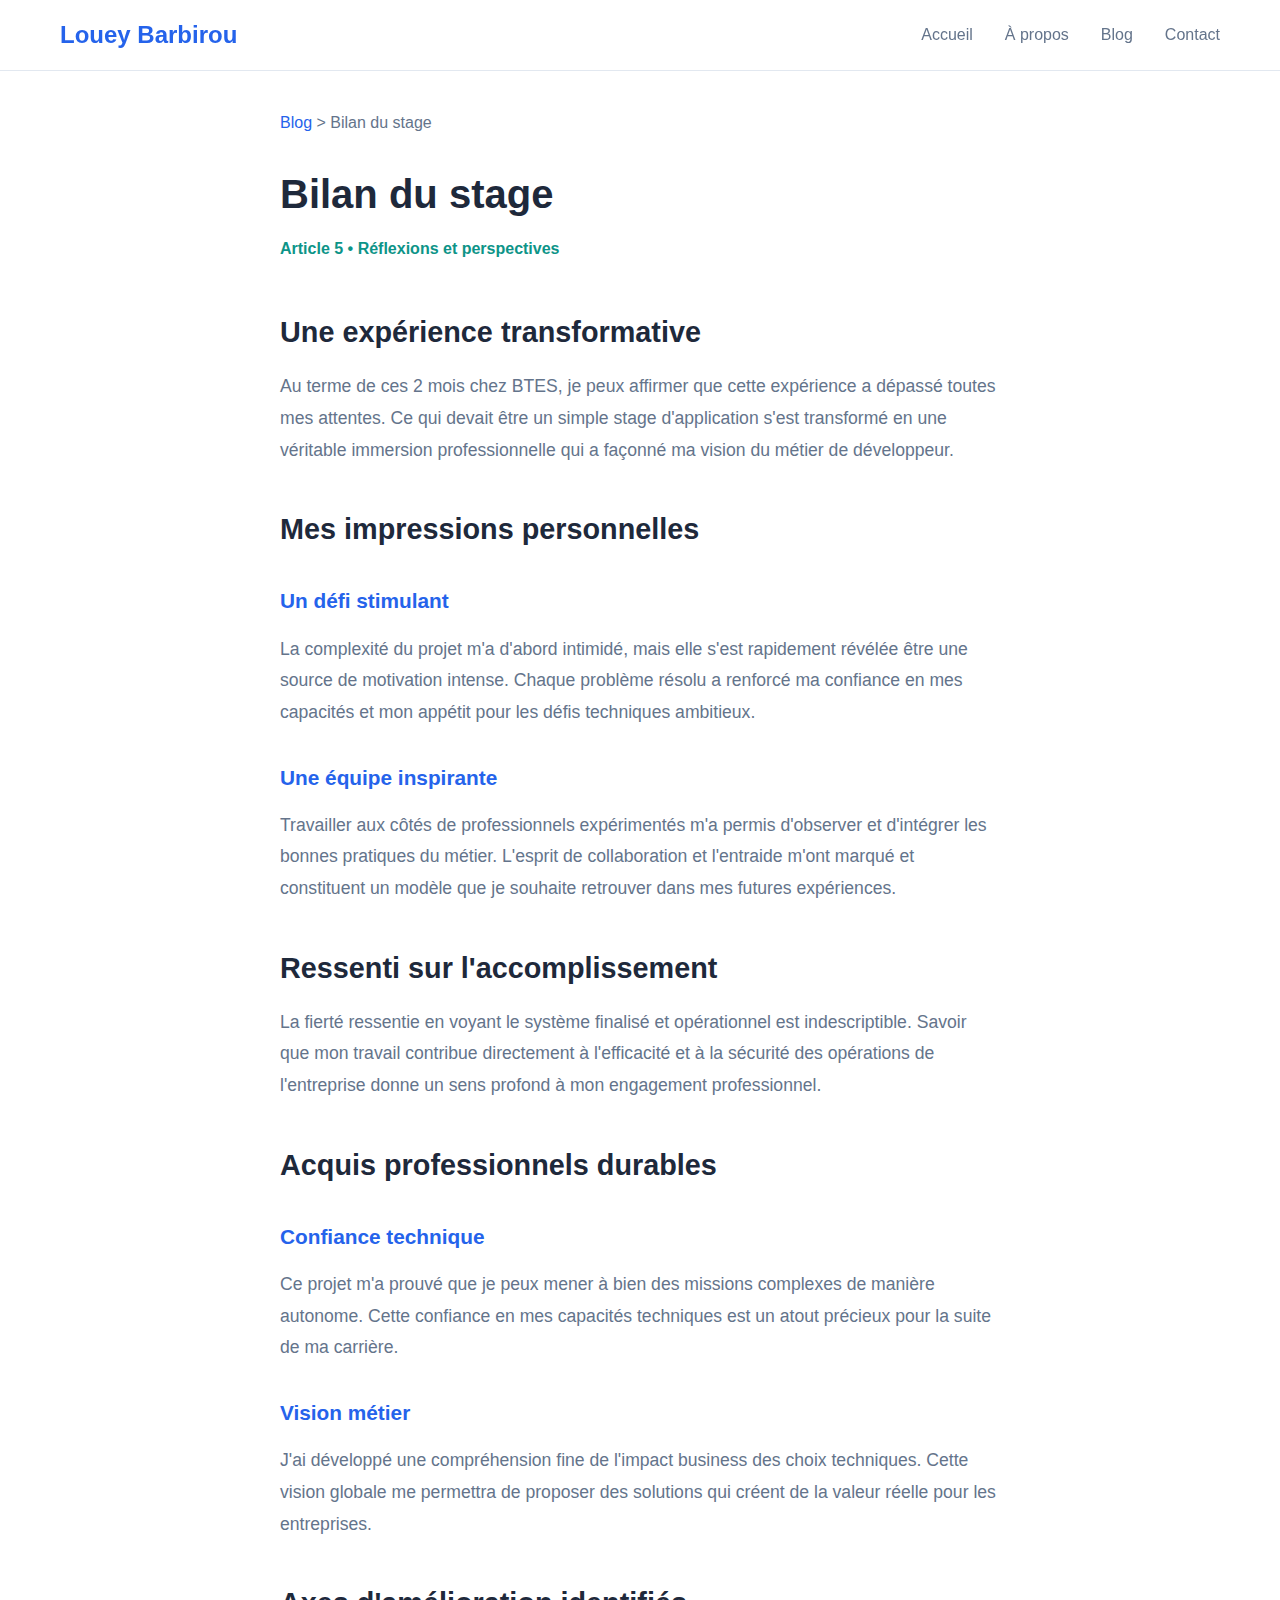
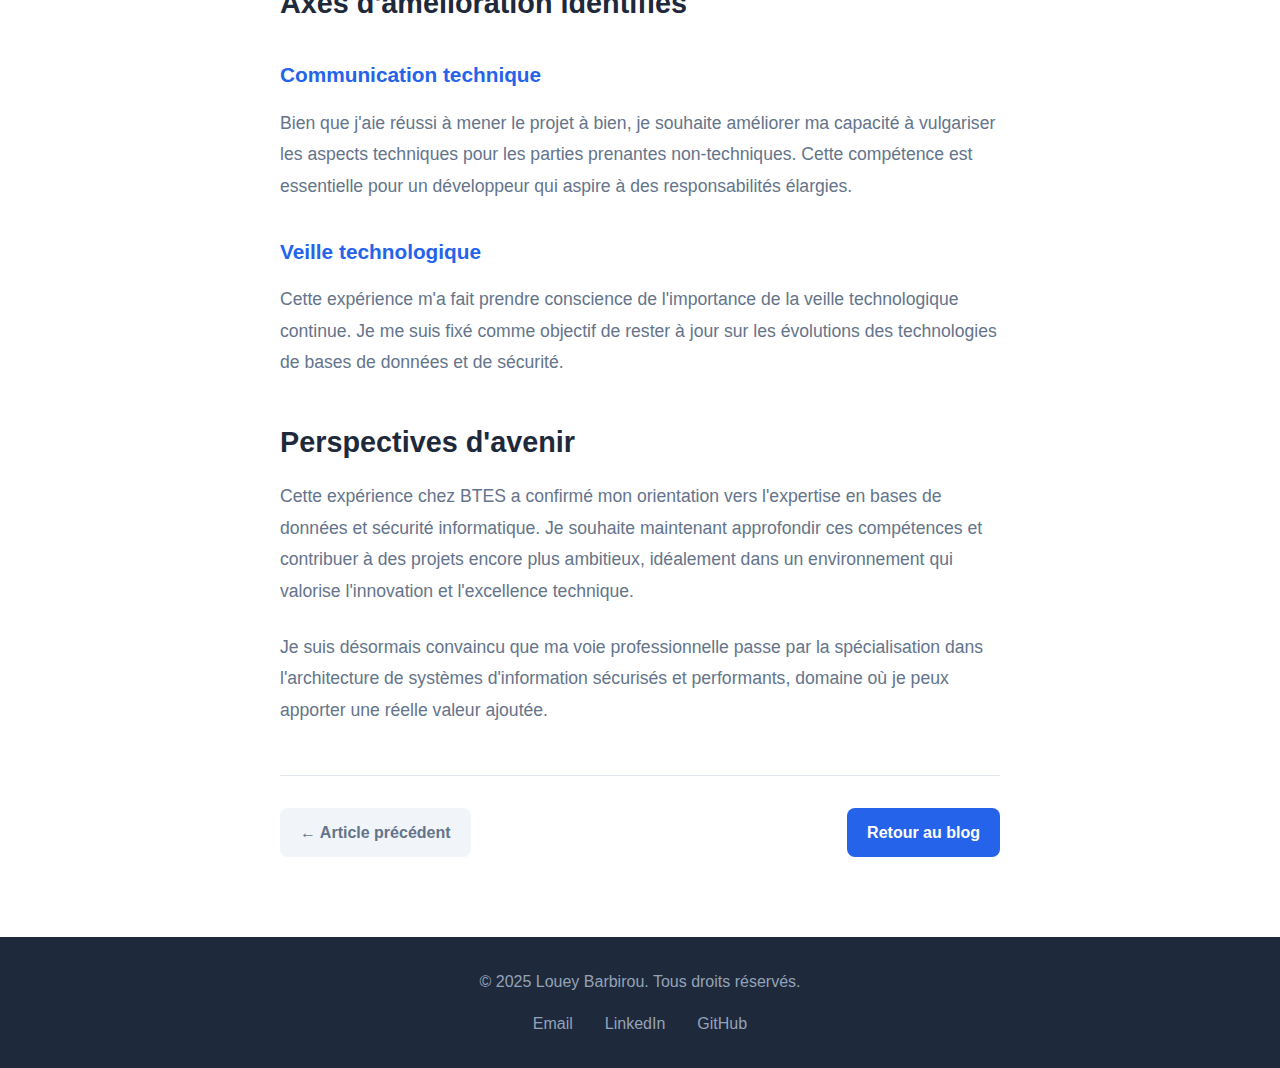
<file: article5.html>
<!DOCTYPE html>
<html lang="fr">
<head>
    <meta charset="UTF-8">
    <meta name="viewport" content="width=device-width, initial-scale=1.0">
    <title>Bilan du stage - Louey Barbirou</title>
    <meta name="description" content="Réflexions personnelles et bilan de l'expérience de stage chez BTES">
    <link rel="stylesheet" href="styles.css">
</head>
<body>
    <nav class="navbar">
        <div class="nav-container">
            <div class="nav-logo">
                <h2>Louey Barbirou</h2>
            </div>
            <ul class="nav-menu">
                <li><a href="index.html" class="nav-link">Accueil</a></li>
                <li><a href="about.html" class="nav-link">À propos</a></li>
                <li><a href="blog.html" class="nav-link">Blog</a></li>
                <li><a href="contact.html" class="nav-link">Contact</a></li>
            </ul>
            <div class="hamburger">
                <span></span>
                <span></span>
                <span></span>
            </div>
        </div>
    </nav>

    <main class="article-main">
        <article class="article-content">
            <div class="container">
                <header class="article-header">
                    <nav class="breadcrumb">
                        <a href="blog.html">Blog</a> > <span>Bilan du stage</span>
                    </nav>
                    <h1>Bilan du stage</h1>
                    <p class="article-meta">Article 5 • Réflexions et perspectives</p>
                </header>

                <div class="article-body">
                    <h2>Une expérience transformative</h2>
                    <p>
                        Au terme de ces 2 mois chez BTES, je peux affirmer que cette expérience 
                        a dépassé toutes mes attentes. Ce qui devait être un simple stage 
                        d'application s'est transformé en une véritable immersion professionnelle 
                        qui a façonné ma vision du métier de développeur.
                    </p>

                    <h2>Mes impressions personnelles</h2>
                    
                    <h3>Un défi stimulant</h3>
                    <p>
                        La complexité du projet m'a d'abord intimidé, mais elle s'est rapidement 
                        révélée être une source de motivation intense. Chaque problème résolu 
                        a renforcé ma confiance en mes capacités et mon appétit pour les défis 
                        techniques ambitieux.
                    </p>

                    <h3>Une équipe inspirante</h3>
                    <p>
                        Travailler aux côtés de professionnels expérimentés m'a permis d'observer 
                        et d'intégrer les bonnes pratiques du métier. L'esprit de collaboration 
                        et l'entraide m'ont marqué et constituent un modèle que je souhaite 
                        retrouver dans mes futures expériences.
                    </p>

                    <h2>Ressenti sur l'accomplissement</h2>
                    <p>
                        La fierté ressentie en voyant le système finalisé et opérationnel est 
                        indescriptible. Savoir que mon travail contribue directement à l'efficacité 
                        et à la sécurité des opérations de l'entreprise donne un sens profond 
                        à mon engagement professionnel.
                    </p>

                    <h2>Acquis professionnels durables</h2>
                    
                    <h3>Confiance technique</h3>
                    <p>
                        Ce projet m'a prouvé que je peux mener à bien des missions complexes 
                        de manière autonome. Cette confiance en mes capacités techniques est 
                        un atout précieux pour la suite de ma carrière.
                    </p>

                    <h3>Vision métier</h3>
                    <p>
                        J'ai développé une compréhension fine de l'impact business des choix 
                        techniques. Cette vision globale me permettra de proposer des solutions 
                        qui créent de la valeur réelle pour les entreprises.
                    </p>

                    <h2>Axes d'amélioration identifiés</h2>
                    
                    <h3>Communication technique</h3>
                    <p>
                        Bien que j'aie réussi à mener le projet à bien, je souhaite améliorer 
                        ma capacité à vulgariser les aspects techniques pour les parties prenantes 
                        non-techniques. Cette compétence est essentielle pour un développeur 
                        qui aspire à des responsabilités élargies.
                    </p>

                    <h3>Veille technologique</h3>
                    <p>
                        Cette expérience m'a fait prendre conscience de l'importance de la veille 
                        technologique continue. Je me suis fixé comme objectif de rester à jour 
                        sur les évolutions des technologies de bases de données et de sécurité.
                    </p>

                    <h2>Perspectives d'avenir</h2>
                    <p>
                        Cette expérience chez BTES a confirmé mon orientation vers l'expertise 
                        en bases de données et sécurité informatique. Je souhaite maintenant 
                        approfondir ces compétences et contribuer à des projets encore plus 
                        ambitieux, idéalement dans un environnement qui valorise l'innovation 
                        et l'excellence technique.
                    </p>

                    <p>
                        Je suis désormais convaincu que ma voie professionnelle passe par la 
                        spécialisation dans l'architecture de systèmes d'information sécurisés 
                        et performants, domaine où je peux apporter une réelle valeur ajoutée.
                    </p>

                    <div class="article-navigation">
                        <a href="article4.html" class="nav-btn nav-back">← Article précédent</a>
                        <a href="blog.html" class="nav-btn nav-next">Retour au blog</a>
                    </div>
                </div>
            </div>
        </article>
    </main>

    <footer>
        <div class="container">
            <p>&copy; 2025 Louey Barbirou. Tous droits réservés.</p>
            <div class="footer-links">
                <a href="mailto:Loueybarbirou12@gmail.com">Email</a>
                <a href="https://linkedin.com/in/louey-barbirou-2b97a828b" target="_blank">LinkedIn</a>
                <a href="https://github.com/baluva" target="_blank">GitHub</a>
            </div>
        </div>
    </footer>

    <script src="script.js"></script>
</body>
</html>
</file>
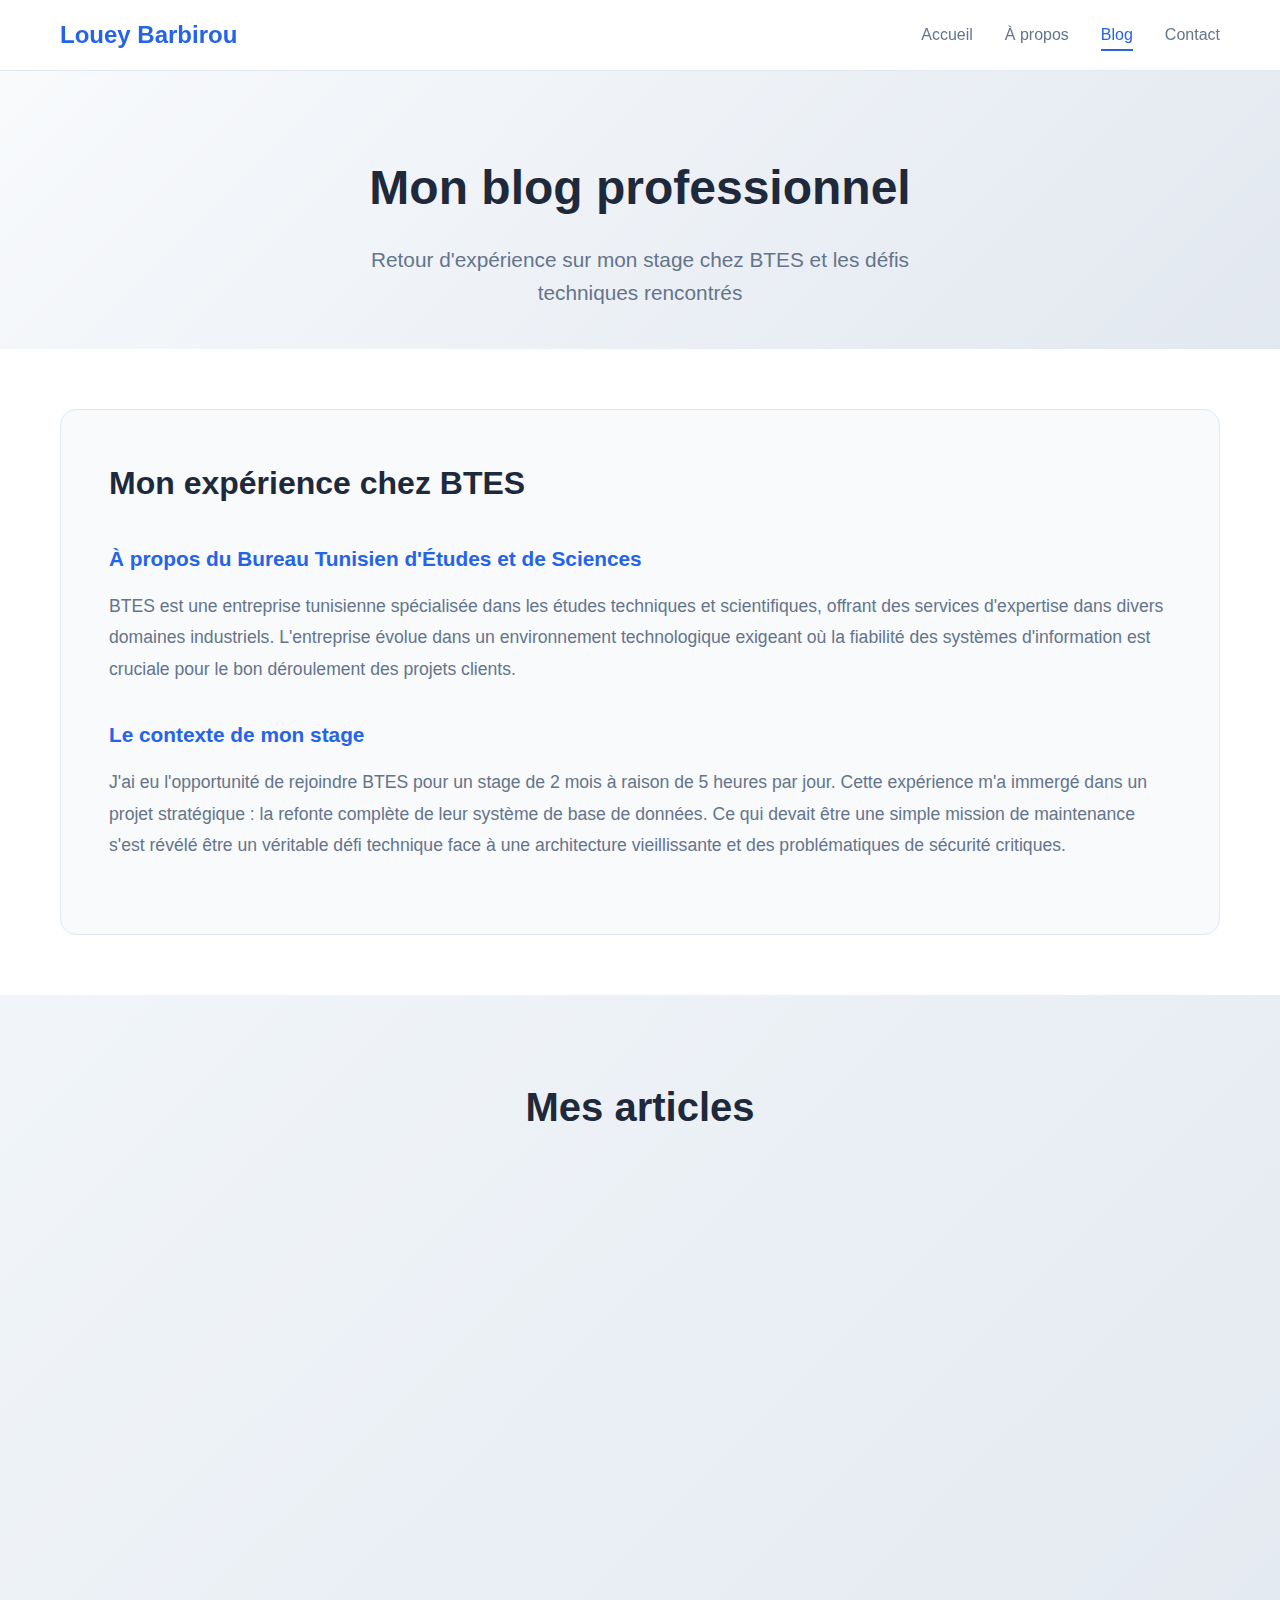
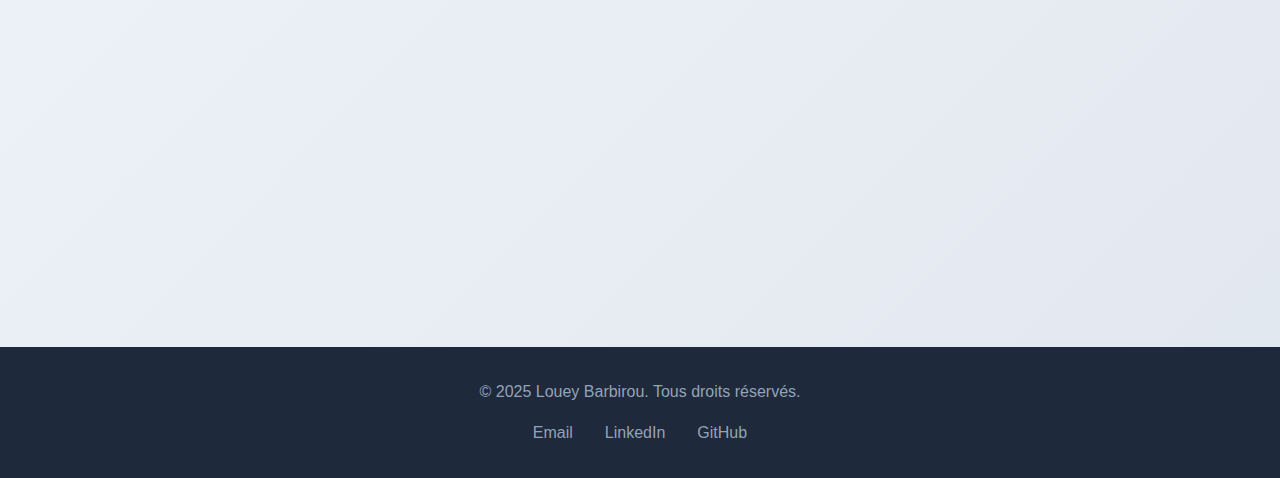
<file: blog.html>
<!DOCTYPE html>
<html lang="fr">
<head>
    <meta charset="UTF-8">
    <meta name="viewport" content="width=device-width, initial-scale=1.0">
    <title>Blog - Louey Barbirou</title>
    <meta name="description" content="Blog professionnel de Louey Barbirou - Retour d'expérience sur le stage BTES">
    <link rel="stylesheet" href="styles.css">
</head>
<body>
    <nav class="navbar">
        <div class="nav-container">
            <div class="nav-logo">
                <h2>Louey Barbirou</h2>
            </div>
            <ul class="nav-menu">
                <li><a href="index.html" class="nav-link">Accueil</a></li>
                <li><a href="about.html" class="nav-link">À propos</a></li>
                <li><a href="blog.html" class="nav-link active">Blog</a></li>
                <li><a href="contact.html" class="nav-link">Contact</a></li>
            </ul>
            <div class="hamburger">
                <span></span>
                <span></span>
                <span></span>
            </div>
        </div>
    </nav>

    <main class="blog-main">
        <section class="blog-hero">
            <div class="container">
                <h1>Mon blog professionnel</h1>
                <p class="blog-subtitle">
                    Retour d'expérience sur mon stage chez BTES et les défis techniques rencontrés
                </p>
            </div>
        </section>

        <section class="btes-context">
            <div class="container">
                <div class="context-card">
                    <h2>Mon expérience chez BTES</h2>
                    <div class="context-content">
                        <div class="context-text">
                            <h3>À propos du Bureau Tunisien d'Études et de Sciences</h3>
                            <p>
                                BTES est une entreprise tunisienne spécialisée dans les études techniques et 
                                scientifiques, offrant des services d'expertise dans divers domaines industriels. 
                                L'entreprise évolue dans un environnement technologique exigeant où la fiabilité 
                                des systèmes d'information est cruciale pour le bon déroulement des projets clients.
                            </p>
                            <h3>Le contexte de mon stage</h3>
                            <p>
                                J'ai eu l'opportunité de rejoindre BTES pour un stage de 2 mois à raison de 5 heures 
                                par jour. Cette expérience m'a immergé dans un projet stratégique : la refonte complète 
                                de leur système de base de données. Ce qui devait être une simple mission de maintenance 
                                s'est révélé être un véritable défi technique face à une architecture vieillissante 
                                et des problématiques de sécurité critiques.
                            </p>
                        </div>
                    </div>
                </div>
            </div>
        </section>

        <section class="blog-articles">
            <div class="container">
                <h2>Mes articles</h2>
                <div class="articles-grid">
                    <article class="article-card">
                        <div class="article-header">
                            <span class="article-date">Article 1</span>
                            <h3><a href="article1.html">Mon intégration chez BTES</a></h3>
                        </div>
                        <p class="article-excerpt">
                            Découverte de l'entreprise, premiers contacts avec l'équipe et prise en main 
                            de l'environnement de travail. Comment j'ai abordé ce nouveau défi professionnel.
                        </p>
                        <a href="article1.html" class="read-more">Lire l'article →</a>
                    </article>

                    <article class="article-card">
                        <div class="article-header">
                            <span class="article-date">Article 2</span>
                            <h3><a href="article2.html">Difficultés rencontrées et solutions</a></h3>
                        </div>
                        <p class="article-excerpt">
                            Les défis techniques et méthodologiques que j'ai dû surmonter : base de données 
                            obsolète, failles de sécurité et contraintes de migration.
                        </p>
                        <a href="article2.html" class="read-more">Lire l'article →</a>
                    </article>

                    <article class="article-card">
                        <div class="article-header">
                            <span class="article-date">Article 3</span>
                            <h3><a href="article3.html">Aspect technique du projet</a></h3>
                        </div>
                        <p class="article-excerpt">
                            Plongée dans les détails techniques : refonte SQL, architecture client/serveur 
                            et mise en place des bonnes pratiques de sécurité.
                        </p>
                        <a href="article3.html" class="read-more">Lire l'article →</a>
                    </article>

                    <article class="article-card">
                        <div class="article-header">
                            <span class="article-date">Article 4</span>
                            <h3><a href="article4.html">Compétences acquises</a></h3>
                        </div>
                        <p class="article-excerpt">
                            Bilan des apprentissages : SQL avancé, sécurité des bases de données, 
                            méthodologie projet et développement de l'autonomie professionnelle.
                        </p>
                        <a href="article4.html" class="read-more">Lire l'article →</a>
                    </article>

                    <article class="article-card">
                        <div class="article-header">
                            <span class="article-date">Article 5</span>
                            <h3><a href="article5.html">Bilan du stage</a></h3>
                        </div>
                        <p class="article-excerpt">
                            Réflexions personnelles sur cette expérience enrichissante : impressions, 
                            ressenti, acquis professionnels et perspectives d'avenir.
                        </p>
                        <a href="article5.html" class="read-more">Lire l'article →</a>
                    </article>
                </div>
            </div>
        </section>
    </main>

    <footer>
        <div class="container">
            <p>&copy; 2025 Louey Barbirou. Tous droits réservés.</p>
            <div class="footer-links">
                <a href="mailto:Loueybarbirou12@gmail.com">Email</a>
                <a href="https://linkedin.com/in/louey-barbirou-2b97a828b" target="_blank">LinkedIn</a>
                <a href="https://github.com/baluva" target="_blank">GitHub</a>
            </div>
        </div>
    </footer>

    <script src="script.js"></script>
</body>
</html>
</file>
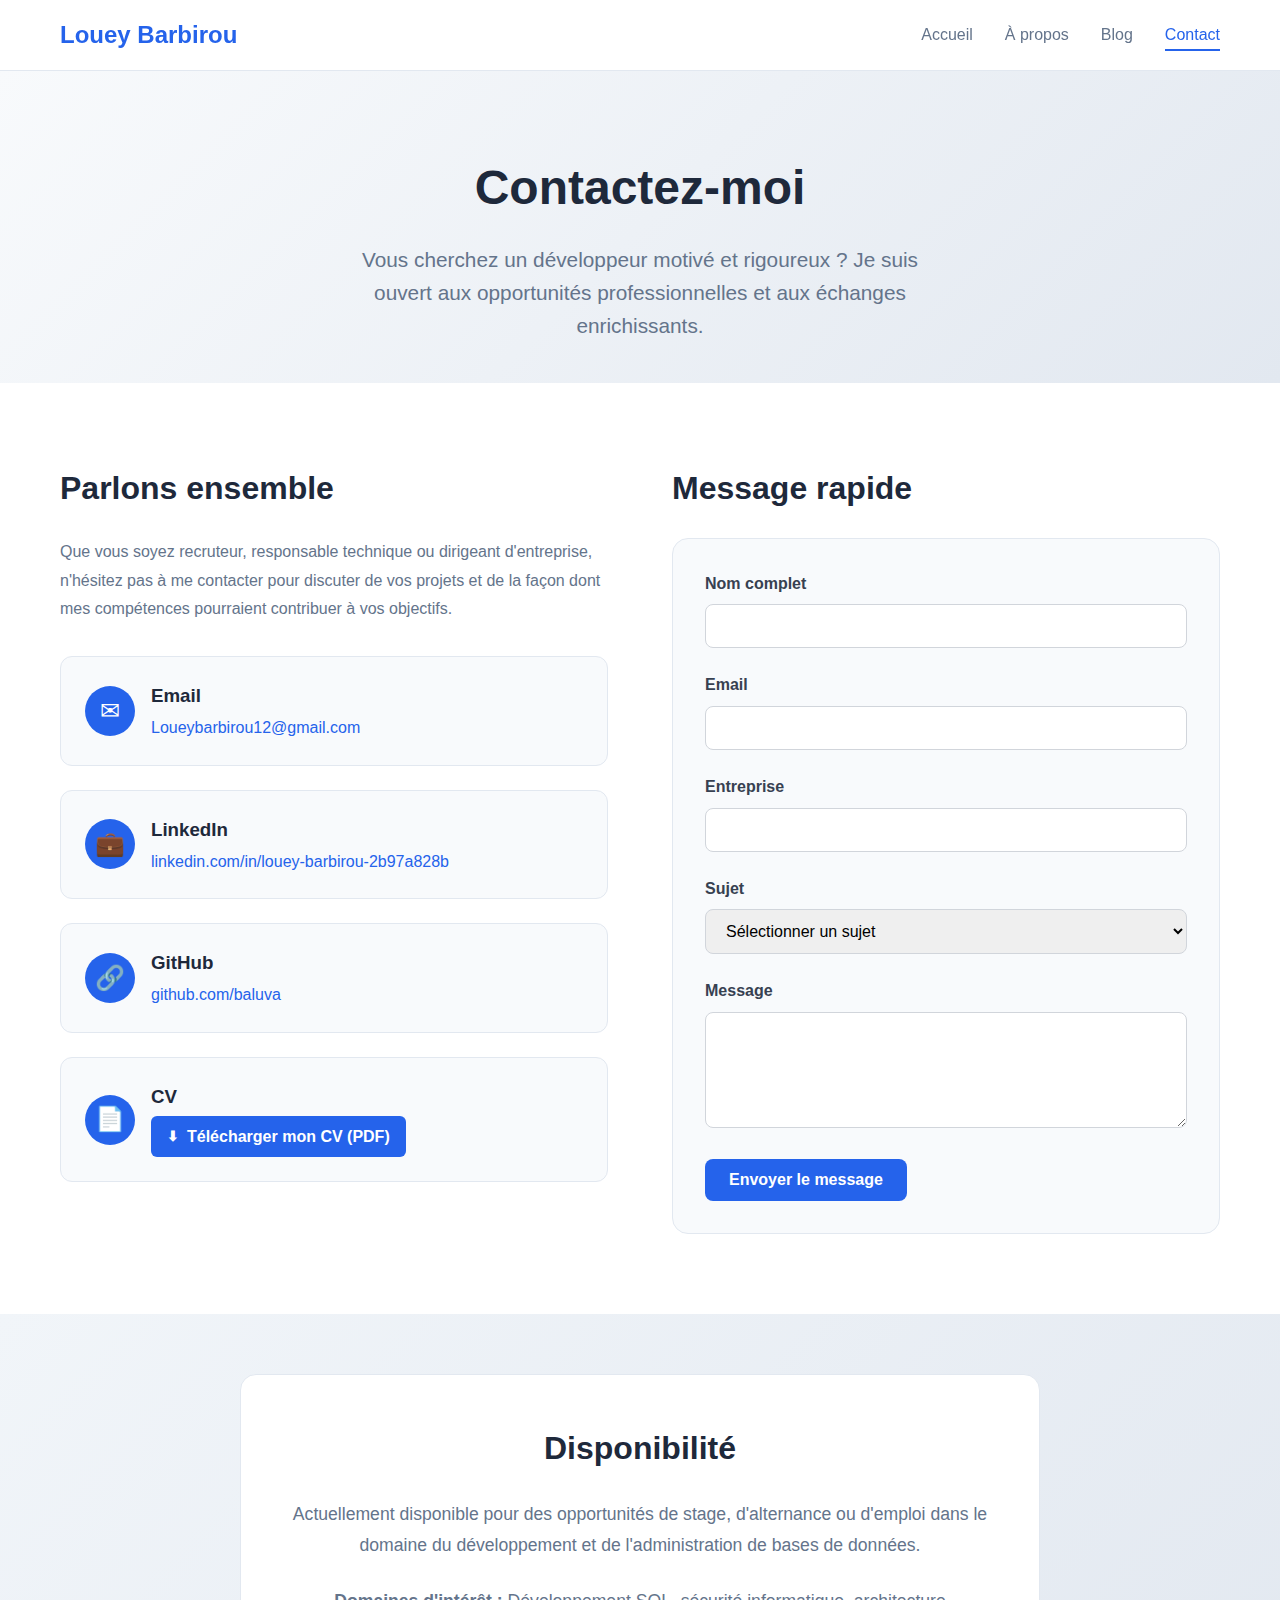
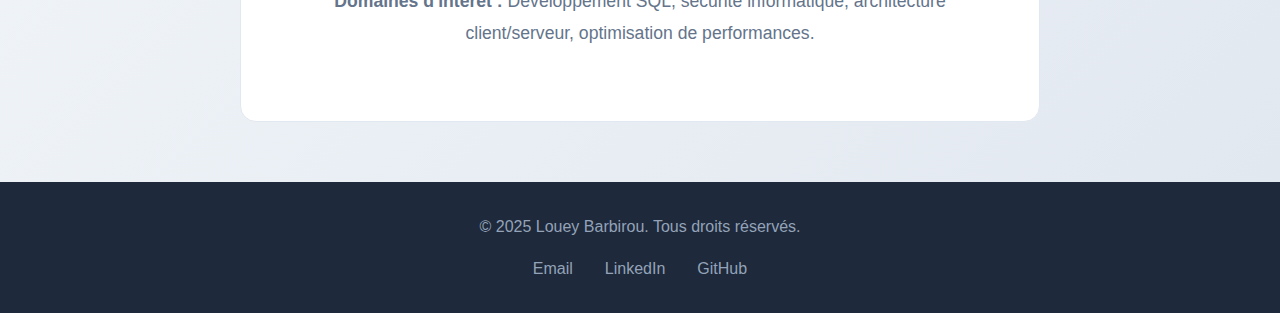
<file: contact.html>
<!DOCTYPE html>
<html lang="fr">
<head>
    <meta charset="UTF-8">
    <meta name="viewport" content="width=device-width, initial-scale=1.0">
    <title>Contact - Louey Barbirou</title>
    <meta name="description" content="Contactez Louey Barbirou pour discuter d'opportunités professionnelles">
    <link rel="stylesheet" href="styles.css">
</head>
<body>
    <nav class="navbar">
        <div class="nav-container">
            <div class="nav-logo">
                <h2>Louey Barbirou</h2>
            </div>
            <ul class="nav-menu">
                <li><a href="index.html" class="nav-link">Accueil</a></li>
                <li><a href="about.html" class="nav-link">À propos</a></li>
                <li><a href="blog.html" class="nav-link">Blog</a></li>
                <li><a href="contact.html" class="nav-link active">Contact</a></li>
            </ul>
            <div class="hamburger">
                <span></span>
                <span></span>
                <span></span>
            </div>
        </div>
    </nav>

    <main class="contact-main">
        <section class="contact-hero">
            <div class="container">
                <h1>Contactez-moi</h1>
                <p class="contact-subtitle">
                    Vous cherchez un développeur motivé et rigoureux ? 
                    Je suis ouvert aux opportunités professionnelles et aux échanges enrichissants.
                </p>
            </div>
        </section>

        <section class="contact-content">
            <div class="container">
                <div class="contact-grid">
                    <div class="contact-info">
                        <h2>Parlons ensemble</h2>
                        <p>
                            Que vous soyez recruteur, responsable technique ou dirigeant d'entreprise, 
                            n'hésitez pas à me contacter pour discuter de vos projets et de la façon 
                            dont mes compétences pourraient contribuer à vos objectifs.
                        </p>
                        
                        <div class="contact-methods">
                            <div class="contact-method">
                                <div class="method-icon">✉</div>
                                <div class="method-info">
                                    <h3>Email</h3>
                                    <a href="mailto:Loueybarbirou12@gmail.com">Loueybarbirou12@gmail.com</a>
                                </div>
                            </div>
                            <div class="contact-method">
                                <div class="method-icon">💼</div>
                                <div class="method-info">
                                    <h3>LinkedIn</h3>
                                    <a href="https://linkedin.com/in/louey-barbirou-2b97a828b" target="_blank">
                                        linkedin.com/in/louey-barbirou-2b97a828b
                                    </a>
                                </div>
                            </div>
                            <div class="contact-method">
                                <div class="method-icon">🔗</div>
                                <div class="method-info">
                                    <h3>GitHub</h3>
                                    <a href="https://github.com/baluva" target="_blank">github.com/baluva</a>
                                </div>
                            </div>
                            <div class="contact-method">
                                <div class="method-icon">📄</div>
                                <div class="method-info">
                                    <h3>CV</h3>
                                    <a href="CV_Louey.pdf" download class="cv-download">
                                        Télécharger mon CV (PDF)
                                    </a>
                                </div>
                            </div>
                        </div>
                    </div>

                    <div class="contact-form-section">
                        <h2>Message rapide</h2>
                        <form class="contact-form" id="contactForm">
                            <div class="form-group">
                                <label for="name">Nom complet</label>
                                <input type="text" id="name" name="name" required>
                            </div>
                            <div class="form-group">
                                <label for="email">Email</label>
                                <input type="email" id="email" name="email" required>
                            </div>
                            <div class="form-group">
                                <label for="company">Entreprise</label>
                                <input type="text" id="company" name="company">
                            </div>
                            <div class="form-group">
                                <label for="subject">Sujet</label>
                                <select id="subject" name="subject" required>
                                    <option value="">Sélectionner un sujet</option>
                                    <option value="stage">Opportunité de stage</option>
                                    <option value="emploi">Opportunité d'emploi</option>
                                    <option value="projet">Collaboration sur projet</option>
                                    <option value="autre">Autre</option>
                                </select>
                            </div>
                            <div class="form-group">
                                <label for="message">Message</label>
                                <textarea id="message" name="message" rows="5" required></textarea>
                            </div>
                            <button type="submit" class="btn btn-primary">Envoyer le message</button>
                        </form>
                    </div>
                </div>
            </div>
        </section>

        <section class="availability">
            <div class="container">
                <div class="availability-card">
                    <h2>Disponibilité</h2>
                    <p>
                        Actuellement disponible pour des opportunités de stage, d'alternance ou d'emploi 
                        dans le domaine du développement et de l'administration de bases de données.
                    </p>
                    <p>
                        <strong>Domaines d'intérêt :</strong> Développement SQL, sécurité informatique, 
                        architecture client/serveur, optimisation de performances.
                    </p>
                </div>
            </div>
        </section>
    </main>

    <footer>
        <div class="container">
            <p>&copy; 2025 Louey Barbirou. Tous droits réservés.</p>
            <div class="footer-links">
                <a href="mailto:Loueybarbirou12@gmail.com">Email</a>
                <a href="https://linkedin.com/in/louey-barbirou-2b97a828b" target="_blank">LinkedIn</a>
                <a href="https://github.com/baluva" target="_blank">GitHub</a>
            </div>
        </div>
    </footer>

    <script src="script.js"></script>
</body>
</html>
</file>
<file: styles.css>
/* Reset and base styles */
* {
    margin: 0;
    padding: 0;
    box-sizing: border-box;
}

body {
    font-family: -apple-system, BlinkMacSystemFont, 'Segoe UI', Roboto, Oxygen, Ubuntu, Cantarell, sans-serif;
    line-height: 1.6;
    color: #334155;
    background-color: #ffffff;
}

.container {
    max-width: 1200px;
    margin: 0 auto;
    padding: 0 20px;
}

/* Navigation */
.navbar {
    background: rgba(255, 255, 255, 0.95);
    backdrop-filter: blur(10px);
    border-bottom: 1px solid #e2e8f0;
    position: fixed;
    top: 0;
    width: 100%;
    z-index: 1000;
    transition: all 0.3s ease;
}

.nav-container {
    max-width: 1200px;
    margin: 0 auto;
    padding: 0 20px;
    display: flex;
    justify-content: space-between;
    align-items: center;
    height: 70px;
}

.nav-logo h2 {
    color: #2563eb;
    font-weight: 700;
    font-size: 1.5rem;
}

.nav-menu {
    display: flex;
    list-style: none;
    gap: 2rem;
}

.nav-link {
    text-decoration: none;
    color: #64748b;
    font-weight: 500;
    transition: color 0.3s ease;
    position: relative;
}

.nav-link:hover,
.nav-link.active {
    color: #2563eb;
}

.nav-link.active::after {
    content: '';
    position: absolute;
    bottom: -8px;
    left: 0;
    width: 100%;
    height: 2px;
    background: #2563eb;
}

.hamburger {
    display: none;
    flex-direction: column;
    cursor: pointer;
}

.hamburger span {
    width: 25px;
    height: 3px;
    background: #2563eb;
    margin: 3px 0;
    transition: 0.3s;
}

/* Buttons */
.btn {
    display: inline-block;
    padding: 12px 24px;
    border-radius: 8px;
    text-decoration: none;
    font-weight: 600;
    transition: all 0.3s ease;
    border: none;
    cursor: pointer;
    font-size: 1rem;
}

.btn-primary {
    background: #2563eb;
    color: white;
}

.btn-primary:hover {
    background: #1d4ed8;
    transform: translateY(-2px);
    box-shadow: 0 10px 25px rgba(37, 99, 235, 0.3);
}

.btn-secondary {
    background: transparent;
    color: #2563eb;
    border: 2px solid #2563eb;
}

.btn-secondary:hover {
    background: #2563eb;
    color: white;
    transform: translateY(-2px);
}

/* Hero Section */
.hero {
    background: linear-gradient(135deg, #f8fafc 0%, #e2e8f0 100%);
    padding: 120px 0 80px;
    margin-top: 70px;
}

.hero-content {
    text-align: center;
    max-width: 800px;
    margin: 0 auto;
    padding: 0 20px;
}

.hero h1 {
    font-size: 3.5rem;
    font-weight: 800;
    color: #1e293b;
    margin-bottom: 1rem;
    line-height: 1.2;
}

.hero-subtitle {
    font-size: 1.5rem;
    color: #2563eb;
    font-weight: 600;
    margin-bottom: 1.5rem;
}

.hero-description {
    font-size: 1.2rem;
    color: #64748b;
    margin-bottom: 2.5rem;
    line-height: 1.7;
}

.hero-buttons {
    display: flex;
    gap: 1rem;
    justify-content: center;
    flex-wrap: wrap;
}

/* Highlights Section */
.highlights {
    padding: 80px 0;
    background: white;
}

.highlights h2 {
    text-align: center;
    font-size: 2.5rem;
    color: #1e293b;
    margin-bottom: 3rem;
    font-weight: 700;
}

.highlights-grid {
    display: grid;
    grid-template-columns: repeat(auto-fit, minmax(300px, 1fr));
    gap: 2rem;
}

.highlight-card {
    background: #f8fafc;
    padding: 2rem;
    border-radius: 16px;
    text-align: center;
    border: 1px solid #e2e8f0;
    transition: all 0.3s ease;
}

.highlight-card:hover {
    transform: translateY(-5px);
    box-shadow: 0 20px 40px rgba(0, 0, 0, 0.1);
    border-color: #2563eb;
}

.highlight-icon {
    font-size: 3rem;
    margin-bottom: 1rem;
}

.highlight-card h3 {
    font-size: 1.5rem;
    color: #1e293b;
    margin-bottom: 1rem;
    font-weight: 600;
}

.highlight-card p {
    color: #64748b;
    line-height: 1.7;
}

/* Recent Posts */
.recent-posts {
    padding: 80px 0;
    background: linear-gradient(135deg, #f1f5f9 0%, #e2e8f0 100%);
}

.recent-posts h2 {
    text-align: center;
    font-size: 2.5rem;
    color: #1e293b;
    margin-bottom: 3rem;
    font-weight: 700;
}

.posts-grid {
    display: grid;
    grid-template-columns: repeat(auto-fit, minmax(350px, 1fr));
    gap: 2rem;
}

.post-card {
    background: white;
    padding: 2rem;
    border-radius: 16px;
    border: 1px solid #e2e8f0;
    transition: all 0.3s ease;
}

.post-card:hover {
    transform: translateY(-5px);
    box-shadow: 0 20px 40px rgba(0, 0, 0, 0.1);
}

.post-card h3 {
    margin-bottom: 0.5rem;
}

.post-card h3 a {
    color: #1e293b;
    text-decoration: none;
    font-size: 1.3rem;
    font-weight: 600;
}

.post-card h3 a:hover {
    color: #2563eb;
}

.post-date {
    color: #0d9488;
    font-weight: 600;
    font-size: 0.9rem;
    margin-bottom: 1rem;
}

.post-card p {
    color: #64748b;
    line-height: 1.7;
}

/* About Page Styles */
.about-main {
    margin-top: 70px;
}

.about-hero {
    padding: 80px 0;
    background: linear-gradient(135deg, #f8fafc 0%, #e2e8f0 100%);
}

.about-content {
    display: grid;
    grid-template-columns: 2fr 1fr;
    gap: 3rem;
    align-items: center;
}

.about-text h1 {
    font-size: 3rem;
    color: #1e293b;
    margin-bottom: 2rem;
    font-weight: 800;
}

.intro-text {
    font-size: 1.2rem;
    color: #64748b;
    line-height: 1.8;
    margin-bottom: 1.5rem;
}

.profile-placeholder {
    width: 200px;
    height: 200px;
    border-radius: 50%;
    background: linear-gradient(135deg, #2563eb, #0d9488);
    display: flex;
    align-items: center;
    justify-content: center;
    margin: 0 auto;
}

.profile-icon {
    font-size: 4rem;
    color: white;
    font-weight: bold;
}

/* CV Section */
.cv-section {
    padding: 80px 0;
    background: white;
}

.cv-section h2 {
    text-align: center;
    font-size: 2.5rem;
    color: #1e293b;
    margin-bottom: 3rem;
    font-weight: 700;
}

.cv-grid {
    display: grid;
    grid-template-columns: repeat(auto-fit, minmax(350px, 1fr));
    gap: 2rem;
    margin-bottom: 3rem;
}

.cv-card {
    background: #f8fafc;
    padding: 2rem;
    border-radius: 16px;
    border: 1px solid #e2e8f0;
}

.cv-card h3 {
    color: #1e293b;
    font-size: 1.5rem;
    margin-bottom: 1.5rem;
    font-weight: 600;
}

.experience-item {
    margin-bottom: 2rem;
}

.experience-item h4 {
    color: #2563eb;
    font-size: 1.2rem;
    margin-bottom: 0.5rem;
    font-weight: 600;
}

.period {
    color: #0d9488;
    font-weight: 600;
    margin-bottom: 1rem;
}

.experience-item ul {
    list-style: none;
    padding-left: 0;
}

.experience-item li {
    padding: 0.5rem 0;
    padding-left: 1.5rem;
    position: relative;
    color: #64748b;
}

.experience-item li::before {
    content: '•';
    color: #2563eb;
    font-weight: bold;
    position: absolute;
    left: 0;
}

/* Skills */
.skills-grid {
    display: flex;
    flex-direction: column;
    gap: 1.5rem;
}

.skill-category h4 {
    color: #1e293b;
    margin-bottom: 0.75rem;
    font-weight: 600;
}

.skills-list {
    display: flex;
    flex-wrap: wrap;
    gap: 0.5rem;
}

.skill-tag {
    background: #e0f2fe;
    color: #0369a1;
    padding: 0.25rem 0.75rem;
    border-radius: 20px;
    font-size: 0.85rem;
    font-weight: 500;
}

/* Qualities */
.qualities-list {
    list-style: none;
}

.qualities-list li {
    padding: 1rem 0;
    border-bottom: 1px solid #e2e8f0;
    color: #64748b;
    line-height: 1.7;
}

.qualities-list li:last-child {
    border-bottom: none;
}

/* Contact Links */
.contact-links {
    text-align: center;
    background: white;
    padding: 2rem;
    border-radius: 16px;
    border: 1px solid #e2e8f0;
}

.contact-links h3 {
    color: #1e293b;
    margin-bottom: 1.5rem;
    font-weight: 600;
}

.contact-buttons {
    display: flex;
    justify-content: center;
    gap: 1rem;
    flex-wrap: wrap;
}

.contact-btn {
    display: flex;
    align-items: center;
    gap: 0.5rem;
    padding: 12px 20px;
    border-radius: 8px;
    text-decoration: none;
    font-weight: 600;
    transition: all 0.3s ease;
}

.contact-btn.email {
    background: #dc2626;
    color: white;
}

.contact-btn.linkedin {
    background: #0077b5;
    color: white;
}

.contact-btn.github {
    background: #1f2937;
    color: white;
}

.contact-btn:hover {
    transform: translateY(-2px);
    box-shadow: 0 10px 25px rgba(0, 0, 0, 0.2);
}

/* Contact Page */
.contact-main {
    margin-top: 70px;
}

.contact-hero {
    padding: 80px 0 40px;
    background: linear-gradient(135deg, #f8fafc 0%, #e2e8f0 100%);
    text-align: center;
}

.contact-hero h1 {
    font-size: 3rem;
    color: #1e293b;
    margin-bottom: 1rem;
    font-weight: 800;
}

.contact-subtitle {
    font-size: 1.3rem;
    color: #64748b;
    max-width: 600px;
    margin: 0 auto;
}

.contact-content {
    padding: 80px 0;
    background: white;
}

.contact-grid {
    display: grid;
    grid-template-columns: 1fr 1fr;
    gap: 4rem;
}

.contact-info h2 {
    color: #1e293b;
    font-size: 2rem;
    margin-bottom: 1.5rem;
    font-weight: 700;
}

.contact-info p {
    color: #64748b;
    line-height: 1.8;
    margin-bottom: 2rem;
}

.contact-methods {
    display: flex;
    flex-direction: column;
    gap: 1.5rem;
}

.contact-method {
    display: flex;
    align-items: center;
    gap: 1rem;
    padding: 1.5rem;
    background: #f8fafc;
    border-radius: 12px;
    border: 1px solid #e2e8f0;
}

.method-icon {
    font-size: 1.5rem;
    width: 50px;
    height: 50px;
    background: #2563eb;
    color: white;
    border-radius: 50%;
    display: flex;
    align-items: center;
    justify-content: center;
}

.method-info h3 {
    color: #1e293b;
    font-weight: 600;
    margin-bottom: 0.25rem;
}

.method-info a {
    color: #2563eb;
    text-decoration: none;
}

.method-info a:hover {
    text-decoration: underline;
}

/* CV Download Link */
.cv-download {
    display: inline-flex;
    align-items: center;
    gap: 0.5rem;
    padding: 8px 16px;
    background: #2563eb;
    color: white !important;
    border-radius: 6px;
    font-weight: 600;
    transition: all 0.3s ease;
    text-decoration: none !important;
}

.cv-download:hover {
    background: #1d4ed8;
    transform: translateY(-1px);
    box-shadow: 0 4px 12px rgba(37, 99, 235, 0.3);
    text-decoration: none !important;
}

.cv-download::before {
    content: "⬇";
    font-size: 0.9rem;
}

/* Contact Form */
.contact-form-section h2 {
    color: #1e293b;
    font-size: 2rem;
    margin-bottom: 1.5rem;
    font-weight: 700;
}

.contact-form {
    background: #f8fafc;
    padding: 2rem;
    border-radius: 16px;
    border: 1px solid #e2e8f0;
}

.form-group {
    margin-bottom: 1.5rem;
}

.form-group label {
    display: block;
    color: #374151;
    font-weight: 600;
    margin-bottom: 0.5rem;
}

.form-group input,
.form-group select,
.form-group textarea {
    width: 100%;
    padding: 12px 16px;
    border: 1px solid #d1d5db;
    border-radius: 8px;
    font-size: 1rem;
    transition: border-color 0.3s ease;
}

.form-group input:focus,
.form-group select:focus,
.form-group textarea:focus {
    outline: none;
    border-color: #2563eb;
    box-shadow: 0 0 0 3px rgba(37, 99, 235, 0.1);
}

.availability {
    padding: 60px 0;
    background: linear-gradient(135deg, #f1f5f9 0%, #e2e8f0 100%);
}

.availability-card {
    background: white;
    padding: 3rem;
    border-radius: 16px;
    border: 1px solid #e2e8f0;
    text-align: center;
    max-width: 800px;
    margin: 0 auto;
}

.availability-card h2 {
    color: #1e293b;
    font-size: 2rem;
    margin-bottom: 1.5rem;
    font-weight: 700;
}

.availability-card p {
    color: #64748b;
    line-height: 1.8;
    margin-bottom: 1.5rem;
    font-size: 1.1rem;
}

/* Blog Page */
.blog-main {
    margin-top: 70px;
}

.blog-hero {
    padding: 80px 0 40px;
    background: linear-gradient(135deg, #f8fafc 0%, #e2e8f0 100%);
    text-align: center;
}

.blog-hero h1 {
    font-size: 3rem;
    color: #1e293b;
    margin-bottom: 1rem;
    font-weight: 800;
}

.blog-subtitle {
    font-size: 1.3rem;
    color: #64748b;
    max-width: 600px;
    margin: 0 auto;
}

.btes-context {
    padding: 60px 0;
    background: white;
}

.context-card {
    background: #f8fafc;
    padding: 3rem;
    border-radius: 16px;
    border: 1px solid #e2e8f0;
}

.context-card h2 {
    color: #1e293b;
    font-size: 2rem;
    margin-bottom: 2rem;
    font-weight: 700;
}

.context-text h3 {
    color: #2563eb;
    font-size: 1.3rem;
    margin: 2rem 0 1rem 0;
    font-weight: 600;
}

.context-text p {
    color: #64748b;
    line-height: 1.8;
    margin-bottom: 1.5rem;
    font-size: 1.1rem;
}

.blog-articles {
    padding: 80px 0;
    background: linear-gradient(135deg, #f1f5f9 0%, #e2e8f0 100%);
}

.blog-articles h2 {
    text-align: center;
    font-size: 2.5rem;
    color: #1e293b;
    margin-bottom: 3rem;
    font-weight: 700;
}

.articles-grid {
    display: grid;
    grid-template-columns: repeat(auto-fit, minmax(350px, 1fr));
    gap: 2rem;
}

.article-card {
    background: white;
    padding: 2rem;
    border-radius: 16px;
    border: 1px solid #e2e8f0;
    transition: all 0.3s ease;
}

.article-card:hover {
    transform: translateY(-5px);
    box-shadow: 0 20px 40px rgba(0, 0, 0, 0.1);
}

.article-header {
    margin-bottom: 1rem;
}

.article-date {
    color: #0d9488;
    font-weight: 600;
    font-size: 0.9rem;
}

.article-card h3 {
    margin: 0.5rem 0 1rem 0;
}

.article-card h3 a {
    color: #1e293b;
    text-decoration: none;
    font-size: 1.3rem;
    font-weight: 600;
}

.article-card h3 a:hover {
    color: #2563eb;
}

.article-excerpt {
    color: #64748b;
    line-height: 1.7;
    margin-bottom: 1.5rem;
}

.read-more {
    color: #2563eb;
    text-decoration: none;
    font-weight: 600;
    transition: color 0.3s ease;
}

.read-more:hover {
    color: #1d4ed8;
}

/* Article Page */
.article-main {
    margin-top: 70px;
}

.article-content {
    max-width: 800px;
    margin: 0 auto;
    padding: 40px 20px 80px;
}

.breadcrumb {
    color: #64748b;
    margin-bottom: 2rem;
}

.breadcrumb a {
    color: #2563eb;
    text-decoration: none;
}

.breadcrumb a:hover {
    text-decoration: underline;
}

.article-header h1 {
    font-size: 2.5rem;
    color: #1e293b;
    margin-bottom: 1rem;
    font-weight: 800;
    line-height: 1.3;
}

.article-meta {
    color: #0d9488;
    font-weight: 600;
    margin-bottom: 3rem;
}

.article-body h2 {
    color: #1e293b;
    font-size: 1.8rem;
    margin: 2.5rem 0 1rem 0;
    font-weight: 700;
}

.article-body h3 {
    color: #2563eb;
    font-size: 1.3rem;
    margin: 2rem 0 1rem 0;
    font-weight: 600;
}

.article-body p {
    color: #64748b;
    line-height: 1.8;
    margin-bottom: 1.5rem;
    font-size: 1.1rem;
}

.article-body ol,
.article-body ul {
    color: #64748b;
    line-height: 1.8;
    margin-bottom: 1.5rem;
    padding-left: 2rem;
}

.article-body li {
    margin-bottom: 0.5rem;
}

.article-navigation {
    display: flex;
    justify-content: space-between;
    margin-top: 3rem;
    padding-top: 2rem;
    border-top: 1px solid #e2e8f0;
}

.nav-btn {
    padding: 12px 20px;
    border-radius: 8px;
    text-decoration: none;
    font-weight: 600;
    transition: all 0.3s ease;
}

.nav-back {
    background: #f1f5f9;
    color: #64748b;
}

.nav-next {
    background: #2563eb;
    color: white;
}

.nav-btn:hover {
    transform: translateY(-2px);
    box-shadow: 0 5px 15px rgba(0, 0, 0, 0.2);
}

/* Footer */
footer {
    background: #1e293b;
    color: #94a3b8;
    padding: 2rem 0;
    text-align: center;
}

.footer-links {
    margin-top: 1rem;
    display: flex;
    justify-content: center;
    gap: 2rem;
}

.footer-links a {
    color: #94a3b8;
    text-decoration: none;
    transition: color 0.3s ease;
}

.footer-links a:hover {
    color: #2563eb;
}

/* Responsive Design */
@media (max-width: 768px) {
    .nav-menu {
        position: fixed;
        left: -100%;
        top: 70px;
        flex-direction: column;
        background-color: white;
        width: 100%;
        text-align: center;
        transition: 0.3s;
        box-shadow: 0 10px 27px rgba(0, 0, 0, 0.05);
        padding: 2rem 0;
    }

    .nav-menu.active {
        left: 0;
    }

    .hamburger {
        display: flex;
    }

    .hamburger.active span:nth-child(2) {
        opacity: 0;
    }

    .hamburger.active span:nth-child(1) {
        transform: translateY(8px) rotate(45deg);
    }

    .hamburger.active span:nth-child(3) {
        transform: translateY(-8px) rotate(-45deg);
    }

    .hero h1 {
        font-size: 2.5rem;
    }

    .hero-buttons {
        flex-direction: column;
        align-items: center;
    }

    .about-content {
        grid-template-columns: 1fr;
        text-align: center;
    }

    .about-text h1 {
        font-size: 2.5rem;
    }

    .contact-grid {
        grid-template-columns: 1fr;
        gap: 2rem;
    }

    .contact-buttons {
        flex-direction: column;
        align-items: center;
    }

    .article-navigation {
        flex-direction: column;
        gap: 1rem;
    }

    .highlights-grid,
    .posts-grid,
    .articles-grid,
    .cv-grid {
        grid-template-columns: 1fr;
    }
}

@media (max-width: 480px) {
    .container {
        padding: 0 15px;
    }

    .hero {
        padding: 100px 0 60px;
    }

    .hero h1 {
        font-size: 2rem;
    }

    .hero-subtitle {
        font-size: 1.2rem;
    }

    .hero-description {
        font-size: 1rem;
    }

    .highlights h2,
    .recent-posts h2,
    .blog-articles h2,
    .cv-section h2 {
        font-size: 2rem;
    }

    .about-text h1,
    .contact-hero h1,
    .blog-hero h1 {
        font-size: 2rem;
    }

    .article-header h1 {
        font-size: 2rem;
    }
}

/* Animations */
@keyframes fadeInUp {
    from {
        opacity: 0;
        transform: translateY(30px);
    }
    to {
        opacity: 1;
        transform: translateY(0);
    }
}

.hero-content,
.highlight-card,
.post-card,
.article-card {
    animation: fadeInUp 0.8s ease-out;
}

/* Smooth scrolling */
html {
    scroll-behavior: smooth;
}

/* Focus styles for accessibility */
.btn:focus,
.nav-link:focus,
input:focus,
select:focus,
textarea:focus {
    outline: 2px solid #2563eb;
    outline-offset: 2px;
}
</file>
